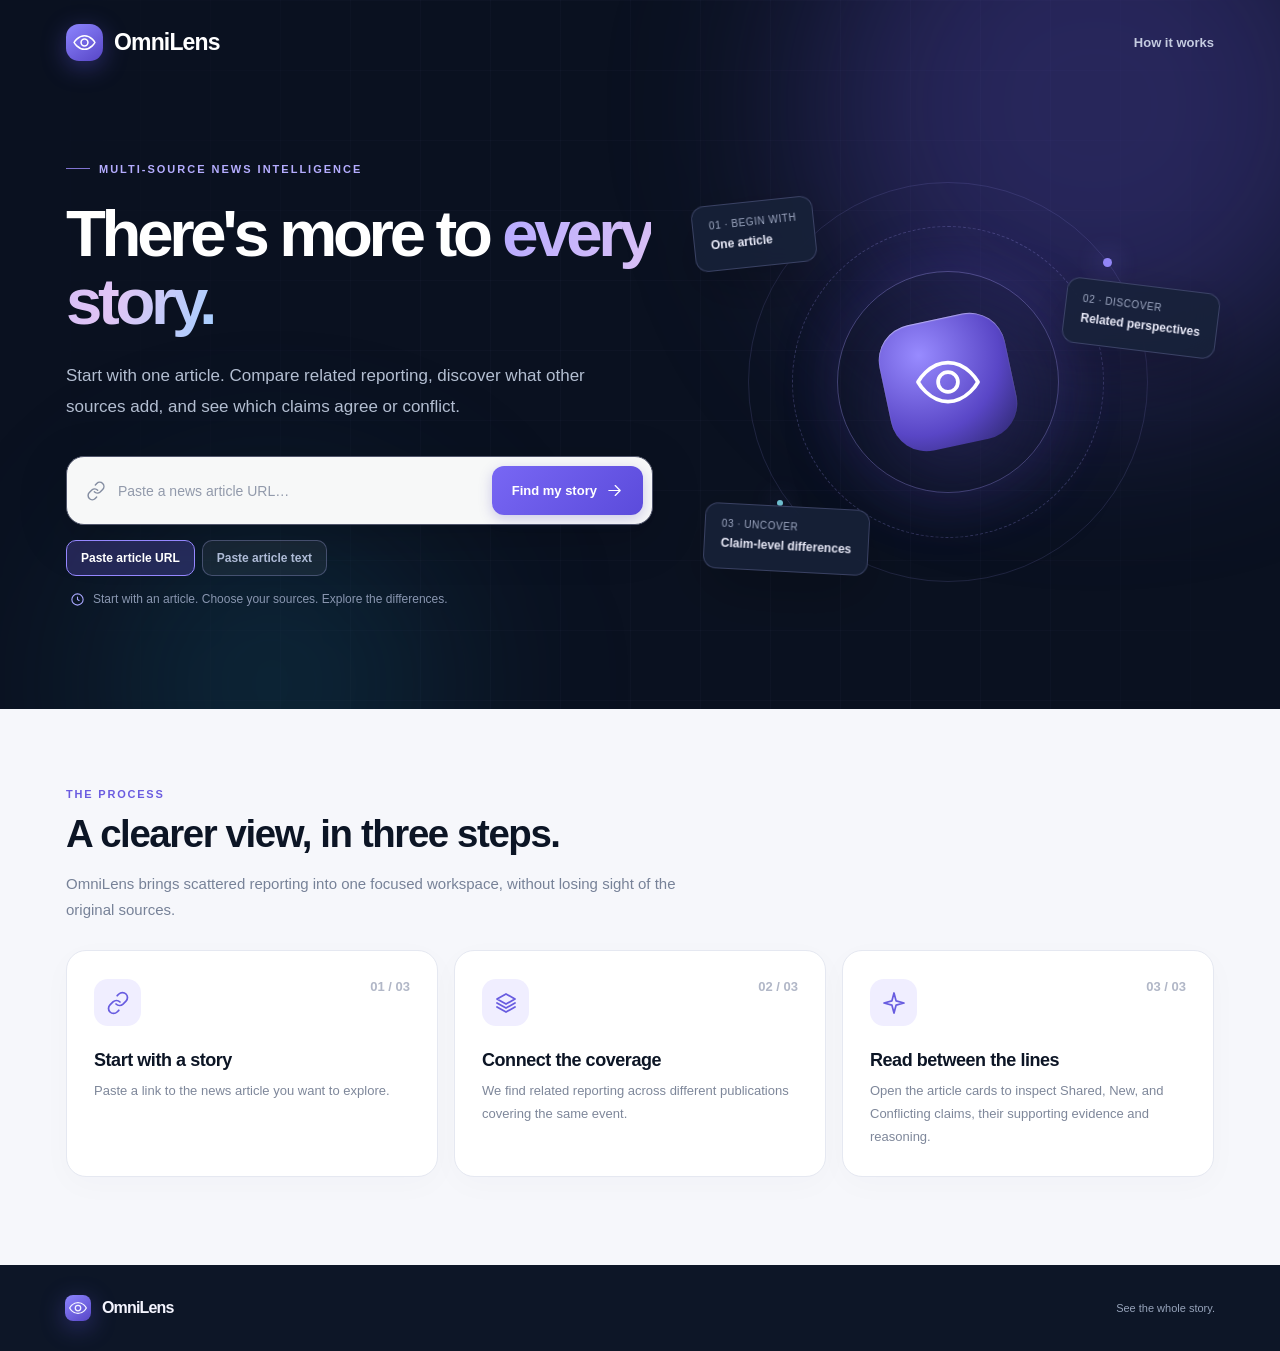
<file: backend/app/index.html>
<!DOCTYPE html>
<html lang="en">
<head>
  <meta charset="UTF-8" />
  <meta name="viewport" content="width=device-width, initial-scale=1" />
  <meta name="theme-color" content="#0b1220" />
  <meta name="description" content="OmniLens compares news coverage and classifies factual claims as shared, new, or conflicting." />
  <title>OmniLens · See the whole story</title>
  <style>
    :root {
      color-scheme: light;
      --ink: #0c1525;
      --subtle: #637087;
      --accent: #6659e8;
      --accent-dark: #4e42ce;
      --accent-soft: #f0eeff;
      --border: #e5e8f1;
      --white: #ffffff;
      --body: #f6f7fb;
      --radius-xl: 24px;
      --shadow: 0 18px 55px rgba(24, 32, 70, .075);
    }
    * { box-sizing: border-box; }
    html { scroll-behavior: smooth; }
    body { margin: 0; background: var(--body); color: var(--ink); font-family: -apple-system, BlinkMacSystemFont, "Segoe UI", Inter, Helvetica, Arial, sans-serif; -webkit-font-smoothing: antialiased; }
    button, input { font: inherit; }
    button { cursor: pointer; }
    a { color: inherit; }
    :focus-visible { outline: 3px solid #a6a0ff; outline-offset: 3px; }
    .hidden { display: none !important; }
    .sr-only { position: absolute; left: -10000px; width: 1px; height: 1px; overflow: hidden; }
    .icon { display: inline-block; width: 20px; height: 20px; flex: 0 0 auto; vertical-align: middle; stroke: currentColor; fill: none; stroke-width: 1.75; stroke-linecap: round; stroke-linejoin: round; }
    .icon.sm { width: 16px; height: 16px; }
    .icon.xs { width: 14px; height: 14px; }
    .icon.lg { width: 24px; height: 24px; }

    /* Navigation and landing */
    .dark-shell { position: relative; overflow: hidden; background: #0a1120; color: white; isolation: isolate; }
    .dark-shell:before { content: ""; position: absolute; inset: 0; z-index: -1; opacity: .3; background-image: linear-gradient(rgba(172,169,255,.085) 1px, transparent 1px), linear-gradient(90deg,rgba(172,169,255,.085) 1px, transparent 1px); background-size: 70px 70px; mask-image: linear-gradient(90deg, transparent, black 34%, black 80%, transparent); pointer-events: none; }
    .ambient { position: absolute; z-index: -1; pointer-events: none; border-radius: 50%; filter: blur(95px); }
    .ambient.one { width: 570px; height: 570px; top: -180px; right: -100px; background: rgba(94, 78, 200, .35); }
    .ambient.two { width: 340px; height: 340px; bottom: -145px; left: 8%; background: rgba(25, 125, 155, .2); }
    .nav { position: relative; z-index: 5; max-width: 1220px; margin: 0 auto; padding: 24px 36px; display: flex; align-items: center; justify-content: space-between; gap: 24px; }
    .brand { display: flex; gap: 11px; align-items: center; text-decoration: none; font-size: 23px; font-weight: 780; letter-spacing: -.85px; }
    .brand-mark { width: 37px; height: 37px; display: grid; place-items: center; border-radius: 13px; background: linear-gradient(145deg, #8d85ff, #5746c6); box-shadow: 0 6px 24px rgba(101, 89, 232, .38); }
    .brand-mark .icon { width: 25px; height: 25px; stroke-width: 1.5; }
    .nav-right { display: flex; align-items: center; gap: 27px; color: #c4cbe0; font-size: 13px; font-weight: 580; }
    .nav-right a { text-decoration: none; transition: color .2s; }
    .nav-right a:hover { color: #fff; }
    .nav-pill { color: #e7e5ff; display: inline-flex; align-items: center; gap: 7px; border: 1px solid rgba(153,151,255,.34); padding: 10px 14px; border-radius: 999px; background: rgba(110,105,197,.1); }
    .nav-pill:before { content: ""; width: 6px; height: 6px; border-radius: 50%; background: #b8b1ff; box-shadow: 0 0 0 3px rgba(168,158,255,.15); }
    .hero { max-width: 1220px; margin: 0 auto; min-height: 620px; padding: 70px 36px 100px; display: grid; grid-template-columns: 1.05fr .95fr; gap: 30px; align-items: center; }
    .eyebrow { display: inline-flex; align-items: center; gap: 9px; color: #b5adff; font-size: 11px; font-weight: 800; letter-spacing: 2px; text-transform: uppercase; }
    .eyebrow .line { width: 24px; height: 1px; background: #8073d1; }
    .hero h1 { max-width: 690px; font-size: clamp(48px, 5.1vw, 78px); line-height: 1.055; letter-spacing: -4.3px; font-weight: 720; margin: 25px 0 24px; }
    .hero h1 .gradient-text { background: linear-gradient(110deg, #b6aaff, #e1c5f4 65%, #a7cfff); -webkit-background-clip: text; background-clip: text; color: transparent; }
    .hero-copy { color: #b3bed1; font-size: 17px; line-height: 1.82; max-width: 560px; margin: 0 0 33px; }
    .hero-form { max-width: 635px; }
    .form-shell { display: flex; gap: 10px; align-items: center; padding: 9px; border: 1px solid #50556a; border-radius: 18px; background: rgba(255,255,255,.97); box-shadow: 0 12px 50px rgba(0,0,0,.18); }
    .url-input-wrap { display: flex; align-items: center; gap: 11px; color: #848da1; min-width: 0; padding: 0 10px; flex: 1; }
    #url { width: 100%; min-width: 0; padding: 13px 1px; color: #162137; font-size: 14px; border: none; background: transparent; outline: none; }
    #url::placeholder { color: #929aab; }
    .analyze-button { flex: 0 0 auto; border: 0; border-radius: 12px; display: inline-flex; align-items: center; justify-content: center; gap: 9px; padding: 16px 20px; background: linear-gradient(135deg, #7867f4, #5b4bdb); box-shadow: 0 4px 13px rgba(76,62,185,.25); color: #fff; font-size: 13px; font-weight: 780; transition: transform .2s, box-shadow .2s; }
    .analyze-button:hover { transform: translateY(-1px); box-shadow: 0 7px 19px rgba(76,62,185,.37); }
    .analyze-button:disabled { opacity: .75; transform: none; cursor: wait; }
    .analyze-button .icon { width: 17px; height: 17px; }
    .hint { display: flex; align-items: center; gap: 8px; color: #8996b0; font-size: 12px; margin: 14px 4px 0; line-height: 1.6; }
    .hint .icon { width: 15px; height: 15px; color: #a9a7ff; }
    .hero-visual { position: relative; min-height: 425px; display: grid; place-items: center; }
    .orbit { position: absolute; border: 1px solid rgba(166, 156, 251, .14); border-radius: 50%; aspect-ratio: 1; }
    .orbit.o1 { width: 400px; }
    .orbit.o2 { width: 312px; border-style: dashed; border-color: rgba(166,156,251,.25); }
    .orbit.o3 { width: 222px; border-color: rgba(166,156,251,.36); box-shadow: 0 0 68px rgba(108,85,241,.18); }
    .orbit-dot { position: absolute; border-radius: 50%; background: #9488fb; box-shadow: 0 0 25px #8176ed; }
    .orbit-dot.d1 { width: 9px; height: 9px; top: 88px; right: 102px; }
    .orbit-dot.d2 { width: 6px; height: 6px; bottom: 89px; left: 94px; background: #73c7d9; }
    .lens-core { width: 128px; height: 128px; background: radial-gradient(circle at 32% 25%, #988bff, #5946c6 62%, #2b2669); border-radius: 36px; display: grid; place-items: center; box-shadow: 0 25px 90px #3a327a89, inset 0 1px 1px #ffffff71; transform: rotate(-12deg); }
    .lens-core .icon { width: 72px; height: 72px; stroke-width: 1.25; transform: rotate(12deg); }
    .floating-note { position: absolute; border: 1px solid rgba(175,175,240,.24); background: rgba(23,33,57,.86); backdrop-filter: blur(15px); color: #e9eaf8; box-shadow: 0 20px 60px rgba(0,0,0,.24); border-radius: 13px; padding: 13px 16px; font-size: 12px; line-height: 1.45; }
    .floating-note strong { display: block; font-size: 12px; margin: 3px 0; }
    .floating-note span { display: block; color: #9fa9c3; font-size: 10px; letter-spacing: .6px; text-transform: uppercase; }
    .floating-note .mini-icon { display: inline-flex; align-items: center; justify-content: center; width: 29px; height: 29px; margin-right: 8px; border-radius: 8px; background: #493d8f; color: #c8c0ff; vertical-align: middle; }
    .floating-note.note-a { top: 31px; left: 10px; transform: rotate(-6deg); }
    .floating-note.note-b { top: 115px; right: -4px; transform: rotate(7deg); }
    .floating-note.note-c { bottom: 23px; left: 21px; transform: rotate(3deg); }
    .hero-end { background: #0d1728; border-top: 1px solid rgba(255,255,255,.065); }
    .hero-end-inner { max-width: 1220px; margin: auto; padding: 22px 36px; display: flex; justify-content: space-between; align-items: center; gap: 16px; color: #adb9cf; font-size: 12px; }
    .hero-end .features-mini { display: flex; align-items: center; gap: 26px; flex-wrap: wrap; }
    .mini-feature { display: inline-flex; align-items: center; gap: 7px; }
    .mini-feature .icon { color: #a89dff; width: 17px; height: 17px; }
    .method { max-width: 1220px; margin: 0 auto; padding: 79px 36px 88px; }
    .section-topline { color: #6b5ce0; font-size: 11px; font-weight: 810; letter-spacing: 1.8px; text-transform: uppercase; }
    .method h2 { margin: 12px 0 9px; letter-spacing: -1.4px; font-size: clamp(29px,3vw,39px); }
    .method-lead { font-size: 15px; color: #778298; max-width: 620px; line-height: 1.7; }
    .method-grid { margin-top: 28px; display: grid; grid-template-columns: repeat(3, 1fr); gap: 16px; }
    .method-card { background: white; border: 1px solid #e5e8f1; padding: 28px 27px 27px; border-radius: 20px; box-shadow: 0 8px 32px #15225006; transition: transform .2s, box-shadow .2s; }
    .method-card:hover { transform: translateY(-3px); box-shadow: 0 15px 40px #15225013; }
    .step-top { display: flex; justify-content: space-between; align-items: start; }
    .step-icon { width: 47px; height: 47px; display: grid; place-items: center; border-radius: 14px; background: #f0eeff; color: #685ce0; }
    .step-n { color: #b1b7c7; font-size: 13px; font-weight: 800; }
    .method-card h3 { font-size: 18px; letter-spacing: -.45px; margin: 24px 0 9px; }
    .method-card p { color: #7e879a; font-size: 13px; line-height: 1.75; margin: 0; }

    /* Working/status */
    .status-card { max-width: 800px; margin: 32px auto 0; padding: 21px 24px; border-radius: 17px; display: flex; gap: 15px; align-items: center; background: #fff; border: 1px solid #e4e4ff; box-shadow: var(--shadow); }
    .status-card .spin { color: #6659e8; animation: spin 1.1s linear infinite; }
    .status-title { font-size: 14px; font-weight: 760; }
    .status-detail { font-size: 12px; margin-top: 5px; color: #778298; line-height: 1.5; }
    .status-card.error { background: #fff8f8; border-color: #ffd9dc; }
    .status-card.error .spin { animation: none; color: #c34857; }
    .status-card.error .status-title { color: #a53d48; }
    @keyframes spin { to { transform: rotate(360deg); } }

    /* Analysis workspace */
    .workspace { background: #f7f8fc; padding: 72px 0 100px; border-top: 1px solid #edf0f5; }
    .workspace-inner { max-width: 1220px; margin: 0 auto; padding: 0 36px; }
    .result-kicker { display: inline-flex; align-items: center; gap: 9px; font-size: 11px; letter-spacing: 1.6px; color: #6055cf; font-weight: 820; text-transform: uppercase; }
    .result-kicker:before { content: ""; width: 8px; height: 8px; border-radius: 100%; background: #6cba9a; box-shadow: 0 0 0 4px #e3f5ed; }
    .results-title-row { display: flex; align-items: end; justify-content: space-between; gap: 20px; margin: 16px 0 30px; }
    .results-title-row h2 { margin: 0 0 7px; font-size: clamp(32px, 3.5vw, 46px); letter-spacing: -2.15px; }
    .results-title-row p { color: #778298; font-size: 14px; line-height: 1.6; margin: 0; }
    .button-secondary { display: inline-flex; align-items: center; gap: 9px; padding: 13px 17px; border: 1px solid #dcdfeb; border-radius: 12px; background: white; color: #222e44; font-size: 12px; font-weight: 720; white-space: nowrap; transition: background .15s, transform .15s; }
    .button-secondary:hover { background: #f7f6ff; transform: translateY(-1px); }
    .button-secondary .icon { width: 16px; height: 16px; }
    .reference-card { position: relative; overflow: hidden; padding: 30px 33px; background: #fff; border: 1px solid var(--border); border-radius: 21px; box-shadow: 0 10px 35px rgba(25,32,64,.04); }
    .reference-card:before { content: ""; position: absolute; top: 0; left: 0; right: 0; height: 3px; background: linear-gradient(90deg, #6a5bdf, #b8afff, #92d1d8); }
    .reference-top { display: flex; align-items: center; gap: 10px; color: #847ab4; text-transform: uppercase; letter-spacing: 1.5px; font-size: 10px; font-weight: 850; }
    .reference-top .icon { width: 17px; height: 17px; }
    .reference-title-row { display: flex; justify-content: space-between; align-items: end; gap: 20px; }
    .reference-title { font-family: Georgia, "Times New Roman", serif; font-size: clamp(23px, 2.55vw, 32px); letter-spacing: -.65px; font-weight: 600; line-height: 1.35; margin: 16px 0 11px; max-width: 790px; }
    .reference-meta { font-size: 12px; color: #8994a7; display: flex; gap: 10px; align-items: center; flex-wrap: wrap; }
    .reference-meta .dot { width: 3px; height: 3px; border-radius: 50%; background: #b9c0cb; }
    .reference-open { display: inline-flex; align-items: center; gap: 8px; color: #6255d7; text-decoration: none; font-weight: 700; font-size: 12px; white-space: nowrap; padding-bottom: 8px; }
    .reference-open:hover { text-decoration: underline; }
    .quick-stats { margin: 16px 0 29px; display: grid; grid-template-columns: repeat(3, 1fr); gap: 15px; }
    .stat { padding: 22px 25px; background: white; border: 1px solid var(--border); border-radius: 17px; display: flex; align-items: center; gap: 17px; }
    .stat-icon { width: 45px; height: 45px; border-radius: 13px; display: grid; place-items: center; background: #f0eeff; color: #6658df; }
    .stat:nth-child(2) .stat-icon { background: #edf8f8; color: #2d9296; }
    .stat:nth-child(3) .stat-icon { background: #fff6eb; color: #c68f41; }
    .stat-label { color: #8590a2; font-size: 11px; font-weight: 640; margin-bottom: 3px; }
    .stat-value { color: #172136; font-size: 26px; font-weight: 760; letter-spacing: -.95px; line-height: 1.25; }
    .stat-value.status-value { font-size: 16px; font-weight: 750; }
    .explorer-header { display: flex; justify-content: space-between; align-items: end; gap: 20px; margin-bottom: 20px; }
    .explorer-header h3 { font-size: 22px; letter-spacing: -.65px; margin: 0 0 5px; }
    .explorer-header p { font-size: 13px; color: #8994a7; margin: 0; }
    .explorer { display: grid; grid-template-columns: 305px 1fr; gap: 17px; align-items: start; }
    .source-panel, .claims-panel { background: white; border: 1px solid #e5e8f1; border-radius: 20px; overflow: hidden; box-shadow: 0 8px 30px rgba(29,36,64,.03); }
    .source-panel { position: sticky; top: 20px; }
    .panel-head { padding: 23px 24px 17px; border-bottom: 1px solid #eef0f5; }
    .panel-title { text-transform: uppercase; letter-spacing: 1.3px; color: #8993a6; font-size: 10px; font-weight: 820; }
    .source-list { padding: 12px; max-height: 640px; overflow-y: auto; }
    .source-option { display: flex; align-items: center; gap: 12px; padding: 13px 11px; width: 100%; text-align: left; border: 1px solid transparent; background: transparent; border-radius: 11px; color: #263248; margin-bottom: 4px; transition: background .15s, border-color .15s; }
    .source-option:hover { background: #f6f6fe; }
    .source-option.active { background: #f0eeff; border-color: #e6e2ff; color: #4236ac; }
    .source-symbol { width: 36px; height: 36px; border-radius: 10px; background: #eef1f7; display: grid; place-items: center; color: #78839b; font-weight: 780; font-size: 12px; flex: 0 0 auto; }
    .source-option.active .source-symbol { background: #ddd8ff; color: #5d4acb; }
    .source-copy { flex: 1; min-width: 0; }
    .source-name { font-size: 12px; font-weight: 710; white-space: nowrap; overflow: hidden; text-overflow: ellipsis; }
    .source-headline { font-size: 11px; color: #8b95a7; white-space: nowrap; overflow: hidden; text-overflow: ellipsis; margin-top: 3px; }
    .source-count { font-size: 10px; color: #7e879e; background: #f0f2f7; padding: 5px 8px; border-radius: 8px; font-weight: 750; flex: 0 0 auto; }
    .source-option.active .source-count { background: #dcd6ff; color: #5546ba; }
    .claims-top { border-bottom: 1px solid #edf0f5; padding: 22px 25px; }
    .claims-heading { display: flex; gap: 12px; justify-content: space-between; align-items: center; }
    .claims-heading h4 { font-size: 19px; letter-spacing: -.5px; margin: 0 0 5px; }
    .claims-caption { color: #8490a4; font-size: 12px; }
    .source-visit { display: inline-flex; align-items: center; gap: 6px; text-decoration: none; font-size: 11px; font-weight: 750; color: #6659d9; }
    .source-visit:hover { text-decoration: underline; }
    .claim-search-wrap { border: 1px solid #e6e9f1; border-radius: 11px; background: #f9fafc; display: flex; align-items: center; gap: 9px; margin-top: 20px; padding: 0 13px; color: #8490a3; }
    #claim-search { min-width: 0; width: 100%; border: 0; outline: none; background: transparent; color: #17243a; padding: 14px 0; font-size: 12px; }
    #claim-search::placeholder { color: #9aa4b3; }
    .claim-counter { flex: 0 0 auto; font-size: 11px; font-weight: 650; color: #a0a7b5; }
    .claim-list { padding: 0 25px; }
    .claim-row { padding: 17px 0 18px; display: grid; grid-template-columns: 72px 1fr 33px; align-items: start; gap: 17px; border-bottom: 1px solid #edf0f4; }
    .claim-row:last-child { border-bottom: 0; }
    .claim-index { font-size: 10px; color: #8576d9; font-weight: 790; padding-top: 4px; letter-spacing: .1px; font-variant-numeric: tabular-nums; overflow-wrap: anywhere; }
    .claim-text { font-size: 13px; line-height: 1.75; color: #344056; margin: 0; overflow-wrap: anywhere; }
    .claim-source { margin-top: 6px; font-size: 10px; color: #9aa4b5; }
    .copy-claim { border: 1px solid transparent; background: transparent; color: #9da5b5; width: 30px; height: 30px; display: grid; place-items: center; border-radius: 8px; }
    .copy-claim:hover { background: #f1eeff; color: #685ad8; }
    .load-more-wrap { padding: 20px 25px 24px; border-top: 1px solid #f0f1f5; display: flex; justify-content: center; }
    .load-more { border: 1px solid #dddff0; background: #fff; color: #6256d3; display: flex; align-items: center; gap: 9px; border-radius: 10px; padding: 12px 19px; font-size: 12px; font-weight: 760; }
    .load-more:hover { background: #f7f5ff; }
    .empty-result { padding: 55px 25px; color: #8993a4; font-size: 13px; text-align: center; line-height: 1.65; }
    .empty-result .icon { margin-bottom: 12px; color: #a39bdc; width: 29px; height: 29px; }
    .workspace-foot { color: #959eb0; font-size: 11px; text-align: center; margin: 31px auto 0; line-height: 1.65; }
    .footer { padding: 30px 36px; background: #0d1627; color: #96a3ba; }
    .footer-inner { max-width: 1150px; margin: 0 auto; display: flex; align-items: center; justify-content: space-between; gap: 15px; font-size: 11px; }
    .footer .brand { font-size: 16px; color: #f5f5ff; }
    .footer .brand-mark { width: 26px; height: 26px; border-radius: 8px; }
    .footer .brand-mark .icon { width: 20px; height: 20px; }
    .toast { position: fixed; z-index: 99; bottom: 24px; left: 50%; transform: translate(-50%, 30px); padding: 12px 18px; border-radius: 12px; color: #fff; background: #222b40; box-shadow: 0 10px 35px #111b326b; opacity: 0; pointer-events: none; transition: opacity .22s, transform .22s; font-size: 12px; font-weight: 690; }
    .toast.show { opacity: 1; transform: translate(-50%,0); }

    @media (max-width: 1030px) {
      .hero { grid-template-columns: 1fr .72fr; }
      .hero h1 { font-size: 59px; letter-spacing: -3px; }
      .hero-visual { transform: scale(.83); }
      .explorer { grid-template-columns: 255px 1fr; }
      .quick-stats { gap: 10px; }
      .stat { padding: 19px 16px; }
    }
    @media (max-width: 760px) {
      .nav { padding: 21px 22px; }
      .nav-right a:not(.nav-pill) { display: none; }
      .hero { min-height: auto; display: block; padding: 73px 22px 79px; }
      .hero h1 { font-size: clamp(46px,11vw,66px); letter-spacing: -2.5px; }
      .hero-copy { font-size: 15px; }
      .hero-visual { display: none; }
      .hero-end-inner { padding: 20px 22px; }
      .hero-end-inner > span { display: none; }
      .method { padding: 55px 22px 65px; }
      .method-grid { grid-template-columns: 1fr; }
      .method-card { padding: 22px; }
      .workspace { padding-top: 50px; }
      .workspace-inner { padding: 0 18px; }
      .quick-stats { grid-template-columns: repeat(2, 1fr); }
      .stat:nth-child(3) { grid-column: span 2; }
      .explorer { grid-template-columns: minmax(0,1fr); }
      .source-panel { position: static; }
      .source-list { display: flex; overflow-x: auto; padding: 10px; max-height: none; gap: 6px; }
      .source-option { min-width: 185px; max-width: 235px; margin: 0; }
      .source-headline { max-width: 126px; }
      .results-title-row { align-items: start; }
      .reference-title-row { display: block; }
      .reference-open { padding: 13px 0 0; }
      .footer { padding: 27px 22px; }
    }
    @media (max-width: 480px) {
      .nav-right .nav-pill { display: none; }
      .hero h1 { font-size: 44px; }
      .form-shell { flex-direction: column; align-items: stretch; padding: 9px; }
      .url-input-wrap { padding: 0 11px; }
      .analyze-button { width: 100%; }
      .hero-end .features-mini { gap: 11px 19px; }
      .results-title-row { flex-direction: column; }
      .reference-card { padding: 22px; }
      .quick-stats { grid-template-columns: 1fr 1fr; }
      .stat { gap: 8px; padding: 13px; }
      .stat-icon { width: 35px; height: 35px; border-radius: 10px; }
      .stat-icon .icon { width: 18px; }
      .stat-value { font-size: 22px; }
      .claims-top { padding: 20px 16px; }
      .claim-list { padding: 0 16px; }
      .claim-row { grid-template-columns: 65px 1fr 27px; gap: 9px; }
      .claim-text { font-size: 12px; }
      .footer-inner { flex-direction: column; align-items: start; }
    }
    @media (prefers-reduced-motion: reduce) { html { scroll-behavior: auto; } *,*:before,*:after { animation-duration: .01ms !important; transition-duration: .01ms !important; } }

    /* Classification workspace: preserve the original OmniLens brand */
    .demo-banner { border: 1px solid #e4c988; color: #755418; background: #fff7e1; border-radius: 11px; padding: 12px 16px; margin: 14px 0; font-size: 12px; font-weight: 700; }
    .export-actions { display: flex; align-items: center; flex-wrap: wrap; gap: 9px; }
    .label-overview { display: grid; grid-template-columns: repeat(3,minmax(0,1fr)); gap: 14px; margin: -6px 0 29px; }
    .overview-card { padding: 18px 21px; border-radius: 17px; border: 1px solid #e5e8f1; background: #fff; box-shadow: 0 8px 28px #15225005; display: flex; align-items: center; gap: 13px; }
    .overview-dot { width: 11px; height: 11px; border-radius: 50%; flex: 0 0 auto; background: var(--accent); box-shadow: 0 0 0 5px #f0eeff; }
    .overview-card.new .overview-dot { background: #459575; box-shadow: 0 0 0 5px #e4f6ef; }
    .overview-card.conflicting .overview-dot { background: #db757d; box-shadow: 0 0 0 5px #fff0f0; }
    .overview-card.shared .overview-dot { background: #7664d8; box-shadow: 0 0 0 5px #efeafd; }
    .overview-count { font-size: 27px; font-weight: 830; line-height: 1.15; letter-spacing: -.8px; }
    .overview-label { color: #7b879c; font-size: 12px; margin-top: 4px; }
    .explorer { grid-template-columns: minmax(0,1fr); gap: 19px; }
    .source-panel { position: static; }
    .source-panel-head { display: flex; justify-content: space-between; align-items: center; gap: 20px; }
    .source-panel-head p { color: #8490a2; font-size: 12px; margin: 7px 0 0; }
    .view-all-button { color: #6257d5; border: 1px solid #e7e3f5; border-radius: 10px; padding: 10px 14px; background: #f8f7ff; font-weight: 750; font-size: 12px; }
    .view-all-button:hover, .view-all-button.active { background: #ebe8ff; }
    .source-list { display: grid; grid-template-columns: repeat(3,minmax(0,1fr)); gap: 12px; overflow: visible; max-height: none; padding: 17px; }
    .source-option { display: flex; flex-direction: column; align-items: stretch; min-height: 168px; gap: 11px; margin: 0; padding: 17px; border: 1px solid #e5e8f0; background: #fff; border-radius: 15px; transition: border-color .2s, transform .2s, box-shadow .2s; }
    .source-option:hover { background: #fcfbff; border-color: #c9c0ff; transform: translateY(-2px); box-shadow: 0 8px 22px #6a60c014; }
    .source-option.active { background: #f6f4ff; border-color: #8e83f3; box-shadow: 0 0 0 2px #aaa1fc33; color: #352890; }
    .source-card-top { display: flex; justify-content: space-between; align-items: center; gap: 8px; }
    .source-symbol { font-size: 11px; font-weight: 800; height: 31px; width: 31px; border-radius: 9px; }
    .source-name { font-size: 12px; font-weight: 800; letter-spacing: -.1px; white-space: normal; }
    .source-headline { font-size: 13px; line-height: 1.5; font-weight: 720; color: #273146; overflow: hidden; display: -webkit-box; -webkit-line-clamp: 2; -webkit-box-orient: vertical; white-space: normal; margin: 0; flex: 1; }
    .source-option.active .source-headline { color: #342c78; }
    .article-count { color: #939bad; font-size: 11px; white-space: nowrap; }
    .source-labels { display: flex; gap: 5px; flex-wrap: wrap; }
    .label-chip { border: 1px solid transparent; border-radius: 8px; padding: 5px 8px; font-size: 10px; font-weight: 780; line-height: 1.2; white-space: nowrap; }
    .label-chip.new { color: #147352; background: #e8f8f0; }
    .label-chip.shared { color: #5945c1; background: #eeebff; }
    .label-chip.conflicting { color: #b24c56; background: #ffeff0; }
    .label-chip.unlabeled { color: #68768a; background: #eef1f5; }
    .source-empty { grid-column: 1/-1; color: #8390a5; padding: 25px; text-align: center; }
    .label-tabs { display: flex; gap: 8px; flex-wrap: wrap; padding: 16px 24px 0; }
    .label-tab { background: #f7f8fc; color: #68758b; border: 1px solid #e8eaf2; border-radius: 10px; padding: 9px 13px; font-weight: 760; font-size: 12px; display: inline-flex; gap: 8px; align-items: center; }
    .label-tab:hover { border-color: #cfc8f7; }
    .label-tab.active { color: #5342bd; background: #f0edff; border-color: #b9b0f8; }
    .label-tab.new.active { color: #157852; background: #e7f8ef; border-color: #b5e9d0; }
    .label-tab.conflicting.active { color: #b14756; background: #fff0f1; border-color: #f0c2c8; }
    .label-tab.shared.active { color: #5945c1; background: #eeebff; border-color: #c7bdf9; }
    .label-tab small { font-size: 10px; color: inherit; opacity: .8; }
    .claim-row { grid-template-columns: minmax(0,1fr) 32px; gap: 12px; border: 1px solid #e9eaf1; border-left: 3px solid #c8cee0; border-radius: 12px; margin: 14px 0; padding: 17px 17px 16px; background: #fff; }
    .claim-row.new { border-left-color: #3d9c77; }
    .claim-row.shared { border-left-color: #7b6be2; }
    .claim-row.conflicting { border-left-color: #df727b; }
    .claim-list { padding: 1px 24px 10px; }
    .claim-meta-row { display: flex; flex-wrap: wrap; gap: 8px; align-items: center; margin-bottom: 9px; }
    .claim-index { font-size: 10px; padding: 0; }
    .claim-confidence { font-size: 10px; color: #949fb2; margin-left: auto; }
    .claim-text { color: #253147; font-size: 13px; line-height: 1.65; font-weight: 560; }
    .claim-source { margin-top: 7px; }
    .claim-details { margin-top: 12px; border-top: 1px solid #edf0f5; padding-top: 10px; }
    .claim-details summary { color: #5c53ba; font-weight: 750; font-size: 11px; cursor: pointer; }
    .detail-item { margin-top: 12px; }
    .detail-item b { font-size: 10px; letter-spacing: .5px; text-transform: uppercase; display: block; color: #78849a; margin-bottom: 5px; }
    .detail-item p { font-size: 12px; color: #556174; line-height: 1.65; margin: 0; }
    .status-failed { color: #b95c62; font-size: 11px; margin: 8px 0 0; }
    @media(max-width:980px) { .source-list { grid-template-columns: repeat(2,minmax(0,1fr)); } }
    @media(max-width:760px) { .source-list { display: grid; grid-template-columns: 1fr; overflow: visible; max-height: none; gap: 9px; } .source-option { min-width: 0; max-width: none; min-height: 135px; } .source-headline { max-width: none; } .label-overview { grid-template-columns: repeat(3,minmax(0,1fr)); gap: 8px; } .overview-card { padding: 13px; } .overview-count { font-size: 21px; } .export-actions { width: 100%; } .claim-list { padding: 1px 15px 10px; } .label-tabs { padding: 15px 15px 0; } }
    @media(max-width:490px) { .label-overview { grid-template-columns: 1fr; } .overview-card { padding: 13px 17px; } .source-panel-head { align-items: start; } .claim-row { grid-template-columns: minmax(0,1fr) 30px; } .export-actions button { flex: 1; } }

    /* Guided workflow: same navy/violet OmniLens visual language */
    .entry-modes { display: flex; gap: 7px; margin: 15px 0 0; }
    .entry-mode { border: 1px solid rgba(176,174,241,.3); background: rgba(255,255,255,.055); border-radius: 10px; padding: 10px 14px; color: #aebbd6; font-weight: 720; font-size: 12px; }
    .entry-mode.active { border-color: #9587ff; background: rgba(113,94,229,.26); color: #fff; }
    .reference-text-wrap { margin-top: 14px; }
    .reference-text-wrap label { display:block; font-weight: 750; font-size: 12px; color:#e3ddff; margin: 0 0 8px; }
    .reference-text-wrap textarea { width:100%; resize:vertical; border-radius:13px; border:1px solid #595375; padding:14px; background:#131d31; color:#fff; font:inherit; font-size:13px; line-height:1.65; }
    .reference-text-wrap p {color:#a3acc3; font-size:11px; line-height:1.65;}
    .flow-step { padding:64px 25px 84px; background:linear-gradient(180deg,#f7f7fd,#f6f7fb); min-height:520px; }
    .flow-container { max-width:1000px; margin:0 auto; }
    .flow-container.flow-narrow {max-width:720px;}
    .flow-eyebrow {color:#6c5ade; font-size:11px; font-weight:850; letter-spacing:1.6px; margin:0 0 12px;}
    .flow-heading h2 {font-size:clamp(30px,4vw,44px); letter-spacing:-1.6px; margin:0 0 10px; line-height:1.15;}
    .flow-heading p {color:#738096; font-size:14px; line-height:1.7; margin:0 0 27px;}
    .flow-reference-card {max-width:760px; padding:30px 32px; border:1px solid #e5e5f1; border-radius:22px; background:#fff; box-shadow:var(--shadow);}
    .flow-reference-card h3 {font-size:clamp(21px,3vw,29px); line-height:1.3; letter-spacing:-.8px; margin:20px 0 9px;}
    .flow-meta {color:#7f8ba1; font-size:12px; font-weight:650; margin:0 0 14px;}
    .flow-excerpt {font-size:13px; line-height:1.8; color:#5f6c83; padding:15px 0; border-top:1px solid #edf0f5; border-bottom:1px solid #edf0f5; max-height:180px; overflow-y:auto;}
    .flow-link {display:inline-flex; align-items:center; gap:8px; color:#6556d6; font-size:12px; font-weight:750; text-decoration:none;}
    .flow-actions {display:flex; flex-wrap:wrap; align-items:center; gap:12px; margin-top:25px;}
    .flow-primary {display:inline-flex; align-items:center; gap:9px; border:0; color:white; background:linear-gradient(135deg,#7867f4,#5948d6); border-radius:11px; font-weight:770; font-size:13px; padding:14px 23px; box-shadow:0 5px 15px #5b4bdb30;}
    .flow-primary:hover {filter:brightness(1.06); transform:translateY(-1px);}
    .flow-primary:disabled {background:#b9bdd1;cursor:not-allowed;box-shadow:none;transform:none;}
    .flow-reference-mini {background:#edeeff; border:1px solid #e0ddf8; border-radius:14px; padding:17px 19px; display:flex; justify-content:space-between; align-items:center; color:#6252cc; gap:15px; }
    .flow-reference-mini span {display:block; font-size:10px; font-weight:850; letter-spacing:1px; margin-bottom:7px;}
    .flow-reference-mini strong {display:block; color:#26314b; font-size:13px; line-height:1.4;}
    .flow-reference-mini small {display:block;color:#7983a2; margin-top:5px;}
    .picker-toolbar {display:flex; justify-content:space-between; align-items:center; gap:12px; margin:23px 0 12px;}
    .picker-toolbar strong {font-size:13px; font-weight:760;color:#29334b;}
    .picker-toolbar>div {display:flex; gap:15px;}
    .text-action {color:#6454d8;border:0;background:transparent;font-weight:760;font-size:12px;}
    .text-action:hover {text-decoration:underline;}
    .picker-list {display:grid;grid-template-columns:repeat(2,minmax(0,1fr));gap:13px;}
    .picker-card {display:block; position:relative; cursor:pointer; min-height:165px; border:1px solid #e2e6f1; border-radius:17px; background:white; padding:18px; box-shadow:0 6px 24px #0c15250a; transition:border-color .15s,box-shadow .15s,transform .15s;}
    .picker-card:hover {border-color:#aea5ef;transform:translateY(-2px);}
    .picker-card.selected {background:#faf9ff;border-color:#9d90ff;box-shadow:0 0 0 2px #a99cfa26;}
    .picker-card-head {display:flex; justify-content:space-between; align-items:center; gap:8px; margin:0 0 14px;}
    .picker-card-head strong {font-size:11px; color:#6858d2; text-transform:uppercase; letter-spacing:.6px;}
    .picker-card-head input {accent-color:#6659e8;width:18px;height:18px;flex:0 0 auto;}
    .picker-card h3 {font-size:15px;line-height:1.5;letter-spacing:-.3px; margin:0 0 12px; color:#222c42;}
    .picker-card-footer {display:flex;align-items:center;justify-content:space-between;gap:7px;flex-wrap:wrap;color:#8692a4;font-size:11px;}
    .picker-card-footer a {color:#6758d9;text-decoration:none;font-weight:760;}
    .flow-helper {color:#8a94a7;font-size:12px;line-height:1.65;margin-top:20px;}
    .flow-progress-card {border:1px solid #e4e5f3;border-radius:22px;background:#fff;box-shadow:var(--shadow);padding:30px;}
    .progress-top {display:flex;gap:15px;align-items:center;}
    .progress-top strong {font-size:16px;color:#273049;}
    .progress-top p {font-size:12px;color:#79869b;margin:6px 0 0;}
    .progress-pulse {width:19px;height:19px;flex:0 0 auto;border:4px solid #c4bafd;border-top-color:#6958e8;border-radius:50%;animation:progressspin .9s linear infinite;}
    @keyframes progressspin {to {transform:rotate(360deg)}}
    .progress-track {margin:28px 0 22px;background:#eeeff7;height:8px;overflow:hidden;border-radius:999px;}
    #progress-fill {background:linear-gradient(90deg,#6957e9,#b4a3ff);width:8%;height:100%;border-radius:999px;transition:width .35s;}
    .progress-stages {padding:0;list-style:none;display:grid;gap:10px;}
    .progress-stages li {font-size:13px;color:#a0a9b8;padding:12px 15px 12px 42px; border-radius:11px; background:#f8f9fc; position:relative;}
    .progress-stages li:before {content:'○';position:absolute;left:16px;font-size:15px;top:10px;}
    .progress-stages li.current {background:#f0edff;color:#5749cb;font-weight:760;}
    .progress-stages li.current:before {content:'●';}
    .progress-stages li.done {color:#277d66;background:#f0faf5;}
    .progress-stages li.done:before {content:'✓';}
    @media(max-width:700px) {.flow-step{padding:46px 18px 65px;}.flow-reference-card{padding:23px;}.picker-list{grid-template-columns:1fr;}.picker-card{min-height:unset;}.flow-actions>*{flex:1;justify-content:center;}.picker-toolbar{align-items:flex-start;}.flow-progress-card{padding:22px;}}

    .export-choice {display:grid;grid-template-columns:48px 1fr auto;align-items:center;gap:18px;background:white;border:1px solid #e5e8f1;border-radius:18px;padding:22px;margin-bottom:13px;box-shadow:0 8px 25px #17224208;}
    .export-choice-icon {display:grid;place-items:center;width:44px;height:44px;border-radius:13px;color:#6657df;background:#eeedff;}
    .export-choice-icon.new {color:#26856b;background:#e7f8ee;}
    .export-choice h3 {font-size:15px;letter-spacing:-.3px;margin:0 0 6px;color:#253149;}
    .export-choice p {margin:0;color:#818da0;line-height:1.6;font-size:12px;}
    .export-choice .flow-primary, .export-choice .button-secondary {white-space:nowrap;}
    @media(max-width:700px){.export-choice{grid-template-columns:42px 1fr;gap:12px;}.export-choice button{grid-column:1/-1;justify-content:center;}}
  </style>
</head>
<body>
  <svg aria-hidden="true" style="position:absolute;width:0;height:0;overflow:hidden" xmlns="http://www.w3.org/2000/svg">
    <symbol id="i-eye" viewBox="0 0 24 24"><path d="M2 12s3.5-6.5 10-6.5S22 12 22 12s-3.5 6.5-10 6.5S2 12 2 12Z"/><circle cx="12" cy="12" r="3.3"/></symbol>
    <symbol id="i-arrow-right" viewBox="0 0 24 24"><path d="M4 12h16m-7-7 7 7-7 7"/></symbol>
    <symbol id="i-link" viewBox="0 0 24 24"><path d="M10 13a5 5 0 0 0 7 .1l3-3a5 5 0 0 0-7.1-7.1l-1.7 1.7M14 11a5 5 0 0 0-7-.1l-3 3a5 5 0 0 0 7.1 7.1l1.7-1.7"/></symbol>
    <symbol id="i-layers" viewBox="0 0 24 24"><path d="m12 3 9 5-9 5-9-5 9-5Zm-9 9 9 5 9-5M3 16l9 5 9-5"/></symbol>
    <symbol id="i-file-text" viewBox="0 0 24 24"><path d="M14 2H6a2 2 0 0 0-2 2v16a2 2 0 0 0 2 2h12a2 2 0 0 0 2-2V8l-6-6Z"/><path d="M14 2v6h6M8 13h8M8 17h8"/></symbol>
    <symbol id="i-search" viewBox="0 0 24 24"><circle cx="10.7" cy="10.7" r="7.2"/><path d="m16.3 16.3 4.4 4.4"/></symbol>
    <symbol id="i-download" viewBox="0 0 24 24"><path d="M12 3v12m-5-5 5 5 5-5M4 17v3h16v-3"/></symbol>
    <symbol id="i-external" viewBox="0 0 24 24"><path d="M14 4h6v6m0-6-9 9"/><path d="M20 13v6a1 1 0 0 1-1 1H5a1 1 0 0 1-1-1V5a1 1 0 0 1 1-1h6"/></symbol>
    <symbol id="i-spark" viewBox="0 0 24 24"><path d="m12 2 2.1 7.9L22 12l-7.9 2.1L12 22l-2.1-7.9L2 12l7.9-2.1L12 2Z"/></symbol>
    <symbol id="i-check" viewBox="0 0 24 24"><path d="m4 12 5 5L20 6"/></symbol>
    <symbol id="i-circle" viewBox="0 0 24 24"><circle cx="12" cy="12" r="9"/><path d="M12 8v4l2.5 1.5"/></symbol>
    <symbol id="i-copy" viewBox="0 0 24 24"><rect x="8" y="8" width="12" height="12" rx="2"/><path d="M16 8V6a2 2 0 0 0-2-2H6a2 2 0 0 0-2 2v8a2 2 0 0 0 2 2h2"/></symbol>
    <symbol id="i-chevron" viewBox="0 0 24 24"><path d="m6 9 6 6 6-6"/></symbol>
    <symbol id="i-loader" viewBox="0 0 24 24"><path d="M12 2a10 10 0 1 0 10 10"/></symbol>
    <symbol id="i-retry" viewBox="0 0 24 24"><path d="M3 12a9 9 0 1 0 3-6.7L3 8"/><path d="M3 3v5h5"/></symbol>
  </svg>

  <div class="dark-shell" id="top">
    <div class="ambient one"></div><div class="ambient two"></div>
    <header class="nav">
      <a class="brand" href="#top" aria-label="OmniLens home"><span class="brand-mark"><svg class="icon"><use href="#i-eye"/></svg></span>OmniLens</a>
      <nav class="nav-right" aria-label="Main navigation"><a href="#how-it-works">How it works</a><a href="#workspace" id="nav-results" class="hidden">Results</a></nav>
    </header>
    <main class="hero">
      <div>
        <div class="eyebrow"><span class="line"></span> MULTI-SOURCE NEWS INTELLIGENCE</div>
        <h1>There's more to <span class="gradient-text">every story.</span></h1>
        <p class="hero-copy">Start with one article. Compare related reporting, discover what other sources add, and see which claims agree or conflict.</p>
        <form class="hero-form" id="form">
          <label class="sr-only" for="url">News article URL</label>
          <div class="form-shell">
            <div class="url-input-wrap"><svg class="icon"><use href="#i-link"/></svg><input id="url" type="url" inputmode="url" placeholder="Paste a news article URL…" autocomplete="url" required aria-describedby="url-hint" /></div>
            <button type="submit" class="analyze-button" id="analyze">Find my story <svg class="icon"><use href="#i-arrow-right"/></svg></button>
          </div>
          <div class="entry-modes" role="group" aria-label="Reference input mode">
              <button type="button" id="mode-url" class="entry-mode active" aria-pressed="true">Paste article URL</button>
              <button type="button" id="mode-text" class="entry-mode" aria-pressed="false">Paste article text</button>
            </div>
            <div class="reference-text-wrap hidden" id="reference-text-wrap"><label for="reference-text">Reference article text</label><textarea id="reference-text" rows="5" placeholder="Paste the article body here. Include a source URL above so OmniLens can find its related news event."></textarea><p>Article text replaces the fetched body for comparison. A public URL is still required for news discovery.</p></div>
          <p class="hint" id="url-hint"><svg class="icon"><use href="#i-circle"/></svg>Start with an article. Choose your sources. Explore the differences.</p>
        </form>
      </div>
      <div class="hero-visual" aria-hidden="true">
        <div class="orbit o1"></div><div class="orbit o2"></div><div class="orbit o3"></div><span class="orbit-dot d1"></span><span class="orbit-dot d2"></span>
        <div class="lens-core"><svg class="icon"><use href="#i-eye"/></svg></div>
        <div class="floating-note note-a"><span>01 · Begin with</span><strong>One article</strong></div>
        <div class="floating-note note-b"><span>02 · Discover</span><strong>Related perspectives</strong></div>
        <div class="floating-note note-c"><span>03 · Uncover</span><strong>Claim-level differences</strong></div>
      </div>
    </main>
  </div>

  <div id="status" class="status-card hidden" role="status" aria-live="polite">
    <svg id="status-icon" class="icon lg spin"><use href="#i-loader"/></svg><div><div id="status-title" class="status-title">Analyzing your story</div><div id="status-detail" class="status-detail">Discovering related coverage and extracting claims…</div></div>
  </div>

  <section class="flow-step hidden" id="step-confirm" aria-labelledby="confirm-heading">
    <div class="flow-container"><div class="flow-eyebrow">STEP 02 / 05 · CONFIRM REFERENCE</div><div class="flow-heading"><h2 id="confirm-heading">Is this the right story?</h2><p>Review your starting article.</p></div>
    <div class="flow-reference-card"><div class="reference-top"><svg class="icon"><use href="#i-file-text"/></svg> YOUR REFERENCE ARTICLE</div><h3 id="confirm-title"></h3><p id="confirm-meta" class="flow-meta"></p><p id="confirm-excerpt" class="flow-excerpt"></p><a id="confirm-link" target="_blank" rel="noopener noreferrer" class="flow-link">Open source article <svg class="icon sm"><use href="#i-external"/></svg></a></div>
    <div class="flow-actions"><button type="button" class="button-secondary" id="change-reference">Change article</button><button type="button" class="flow-primary" id="confirm-reference">Yes, find related coverage <svg class="icon sm"><use href="#i-arrow-right"/></svg></button></div>
    </div>
  </section>

  <section class="flow-step hidden" id="step-pick" aria-labelledby="pick-heading">
    <div class="flow-container"><div class="flow-eyebrow">STEP 03 / 05 · CHOOSE SOURCES</div><div class="flow-heading"><h2 id="pick-heading">Choose the voices to compare.</h2><p>Select the articles you want to compare.</p></div>
    <div class="flow-reference-mini"><div><span>YOUR REFERENCE</span><strong id="pick-reference-title"></strong><small id="pick-reference-source"></small></div><svg class="icon lg"><use href="#i-check"/></svg></div>
    <div class="picker-toolbar"><strong id="picker-count">0 articles selected</strong><div><button type="button" class="text-action" id="select-all">Select all</button><button type="button" class="text-action" id="clear-all">Clear all</button></div></div>
    <div id="picker-list" class="picker-list"></div>
    <div class="flow-actions"><button type="button" class="button-secondary" id="back-to-confirm">Back</button><button type="button" id="compare-selected" class="flow-primary">Compare selected articles <svg class="icon sm"><use href="#i-arrow-right"/></svg></button></div>
    
    </div>
  </section>

  <section class="flow-step hidden" id="step-progress" aria-labelledby="progress-heading">
    <div class="flow-container flow-narrow"><div class="flow-eyebrow">STEP 04 / 05 · ANALYSIS</div><div class="flow-heading"><h2 id="progress-heading">Reading between the lines.</h2><p>Comparing your selected articles.</p></div>
    <div class="flow-progress-card"><div class="progress-top"><span class="progress-pulse"></span><div><strong id="progress-current">Preparing your comparison</strong><p id="progress-detail">Starting…</p></div></div><div class="progress-track"><div id="progress-fill"></div></div><ol id="progress-stages" class="progress-stages"><li data-stage="preparing">Preparing articles</li><li data-stage="extracting">Extracting claims</li><li data-stage="classifying">Comparing claims</li><li data-stage="organizing">Organizing classified results</li></ol></div></div>
  </section>

  <section class="workspace hidden" id="workspace" aria-labelledby="workspace-title">
    <div class="workspace-inner">
      <div class="result-kicker">STEP 05 / 05 · ANALYSIS COMPLETE</div>
      <div id="demo-banner" class="demo-banner hidden">DESIGN PREVIEW · Example results only. No backend analysis was performed.</div>
      <div class="results-title-row"><div><h2 id="workspace-title">Your coverage brief.</h2><p>Compare what each source reports.</p></div><div class="export-actions"><button id="open-export" type="button" class="flow-primary"><svg class="icon sm"><use href="#i-download"/></svg> Export results</button></div></div>
      <section class="reference-card" aria-label="Reference article">
        <div class="reference-top"><svg class="icon"><use href="#i-file-text"/></svg> Your starting article</div>
        <div class="reference-title-row"><div><h3 id="reference-title" class="reference-title"></h3><div id="reference-meta" class="reference-meta"></div></div><a id="reference-open" class="reference-open hidden" target="_blank" rel="noopener noreferrer">View original <svg class="icon sm"><use href="#i-external"/></svg></a></div>
      </section>
      <div class="quick-stats">
        <div class="stat"><span class="stat-icon"><svg class="icon lg"><use href="#i-layers"/></svg></span><div><div class="stat-label">Related articles</div><div class="stat-value" id="stat-articles">—</div></div></div>
        <div class="stat"><span class="stat-icon"><svg class="icon lg"><use href="#i-file-text"/></svg></span><div><div class="stat-label">Extracted claims</div><div class="stat-value" id="stat-claims">—</div></div></div>
        <div class="stat"><span class="stat-icon"><svg class="icon lg"><use href="#i-check"/></svg></span><div><div class="stat-label">Processing</div><div class="stat-value status-value" id="stat-processed">—</div></div></div>
      </div>
      <section id="label-overview" class="label-overview" aria-label="Claim classification overview"></section>
      <div class="explorer-header"><div><h3>Compare related articles</h3><p>Choose an article to explore its claims.</p></div><button type="button" id="back-to-picker" class="button-secondary">Change sources</button><button type="button" id="new-search" class="button-secondary"><svg class="icon"><use href="#i-retry"/></svg> New analysis</button></div>
      <div class="explorer">
        <section class="source-panel" aria-label="Related article sources">
          <div class="panel-head source-panel-head"><div><div class="panel-title">RELATED COVERAGE</div></div><button type="button" class="view-all-button" id="view-all">View all articles</button></div>
          <div id="source-list" class="source-list"></div>
        </section>
        <section class="claims-panel" id="claims-panel" aria-label="Classified claims">
          <div class="claims-top"><div class="claims-heading"><div><h4 id="claims-heading">All extracted claims</h4><div id="claims-caption" class="claims-caption"></div></div><a id="source-visit" class="source-visit hidden" target="_blank" rel="noopener noreferrer">Read source <svg class="icon sm"><use href="#i-external"/></svg></a></div><label for="claim-search" class="sr-only">Search extracted claims</label><div class="claim-search-wrap"><svg class="icon sm"><use href="#i-search"/></svg><input id="claim-search" type="search" placeholder="Search claims by keyword…" autocomplete="off" /><span id="claim-counter" class="claim-counter"></span></div></div>
          <div id="label-tabs" class="label-tabs" role="group" aria-label="Filter claims by classification"></div>
          <div id="claim-list" class="claim-list"></div>
          <div class="load-more-wrap hidden" id="load-more-wrap"><button class="load-more" id="load-more" type="button">Show more claims <svg class="icon sm"><use href="#i-chevron"/></svg></button></div>
        </section>
      </div>
      
    </div>
  </section>

  <section class="flow-step hidden" id="step-export" aria-labelledby="export-heading">
    <div class="flow-container flow-narrow"><div class="flow-eyebrow">YOUR RESEARCH · EXPORT</div><div class="flow-heading"><h2 id="export-heading">Take the results with you.</h2><p>Choose how you want to save your results.</p></div>
    <div class="export-choice"><div class="export-choice-icon new"><svg class="icon lg"><use href="#i-spark"/></svg></div><div><h3>New and Conflicting claims</h3><p>Only New and Conflicting claims.</p></div><button id="download-priority" type="button" class="flow-primary">Download CSV</button></div>
    <div class="export-choice"><div class="export-choice-icon"><svg class="icon lg"><use href="#i-layers"/></svg></div><div><h3>All classifications</h3><p>All claims, labels, and supporting details.</p></div><button id="download-csv" type="button" class="button-secondary">Download CSV</button></div>
    <div class="export-choice"><div class="export-choice-icon"><svg class="icon lg"><use href="#i-file-text"/></svg></div><div><h3>Complete JSON response</h3><p>Full results in JSON format.</p></div><button id="download" type="button" class="button-secondary">Download JSON</button></div>
    <div class="flow-actions"><button type="button" class="button-secondary" id="back-to-results">Back to results</button><button type="button" class="flow-primary" id="export-new-analysis">Start another comparison <svg class="icon sm"><use href="#i-arrow-right"/></svg></button></div>
    </div>
  </section>

  <section class="method" id="how-it-works" aria-labelledby="method-title">
    <div class="section-topline">The process</div><h2 id="method-title">A clearer view, in three steps.</h2><p class="method-lead">OmniLens brings scattered reporting into one focused workspace, without losing sight of the original sources.</p>
    <div class="method-grid">
      <article class="method-card"><div class="step-top"><span class="step-icon"><svg class="icon lg"><use href="#i-link"/></svg></span><span class="step-n">01 / 03</span></div><h3>Start with a story</h3><p>Paste a link to the news article you want to explore.</p></article>
      <article class="method-card"><div class="step-top"><span class="step-icon"><svg class="icon lg"><use href="#i-layers"/></svg></span><span class="step-n">02 / 03</span></div><h3>Connect the coverage</h3><p>We find related reporting across different publications covering the same event.</p></article>
      <article class="method-card"><div class="step-top"><span class="step-icon"><svg class="icon lg"><use href="#i-spark"/></svg></span><span class="step-n">03 / 03</span></div><h3>Read between the lines</h3><p>Open the article cards to inspect Shared, New, and Conflicting claims, their supporting evidence and reasoning.</p></article>
    </div>
  </section>
  <footer class="footer"><div class="footer-inner"><a class="brand" href="#top"><span class="brand-mark"><svg class="icon"><use href="#i-eye"/></svg></span>OmniLens</a><span>See the whole story.</span></div></footer>
  <div id="toast" class="toast" role="status" aria-live="polite">Copied to clipboard</div>

  <script>
    "use strict";
    const $ = id => document.getElementById(id);
    const state = { data: null, active: null, filter: "ALL", query: "", visible: 10, requestInFlight: false, demo: false };
    const LABELS = ["NEW", "CONFLICTING", "SHARED"];
    const LABEL_NAMES = { NEW: "New", CONFLICTING: "Conflicting", SHARED: "Shared", NONE: "Not labeled" };
    const PAGE_SIZE = 10;
    let statusInterval = null, toastTimeout = null;

    function icon(name, cls="icon") {
      const svg = document.createElementNS("http://www.w3.org/2000/svg", "svg");
      svg.setAttribute("class", cls); svg.setAttribute("aria-hidden", "true");
      const use = document.createElementNS("http://www.w3.org/2000/svg", "use"); use.setAttribute("href", "#i-"+name);
      svg.append(use); return svg;
    }
    function el(tag, className, text) {
      const out = document.createElement(tag); if (className) out.className=className;
      if (text !== undefined && text !== null) out.textContent=String(text); return out;
    }
    function safeUrl(raw) { try { const x=new URL(raw); return ["http:","https:"].includes(x.protocol) ? x.href : null; } catch (_) { return null; } }
    function domain(raw) { try { return new URL(raw).hostname.replace(/^www\./,""); } catch (_) { return "News source"; } }
    function articleName(a) { return a.publisher || domain(a.url || ""); }
    function articles() { return Array.isArray(state.data?.candidate_articles) ? state.data.candidate_articles : []; }
    function claimsFor(a) { return Array.isArray(a?.claims) ? a.claims : []; }
    function labelOf(c) { return LABELS.includes(c?.label) ? c.label : "NONE"; }
    function countsFor(cs) { const obj={ NEW:0, CONFLICTING:0, SHARED:0, NONE:0 }; cs.forEach(c=>obj[labelOf(c)]++); return obj; }
    function allClaims() { return articles().flatMap(a=>claimsFor(a)); }
    function selectedArticle() { return state.active === null ? null : articles()[state.active] || null; }
    function showToast(msg) { const n=$("toast"); n.textContent=msg; n.classList.add("show"); clearTimeout(toastTimeout); toastTimeout=setTimeout(()=>n.classList.remove("show"),2600); }
    function showStatus(title,detail,isError=false) { $("status").classList.remove("hidden"); $("status").classList.toggle("error",isError); $("status-title").textContent=title; $("status-detail").textContent=detail; const use=$("status-icon").querySelector("use"); if (use) use.setAttribute("href",isError?"#i-circle":"#i-loader"); }
    function hideStatus() { $("status").classList.add("hidden"); clearInterval(statusInterval); statusInterval=null; }
    function startStatus() {
      const messages=[
        "Finding reporting related to your reference article…",
        "Extracting claims from related coverage…",
        "Comparing claims across sources…",
        "Organizing your results…"
      ]; let idx=0; showStatus("Comparing coverage",messages[0]); clearInterval(statusInterval);
      statusInterval=setInterval(()=>{ idx=(idx+1)%messages.length; $("status-detail").textContent=messages[idx]; },10000);
    }
    function setBusy(flag) { state.requestInFlight=flag; $("analyze").disabled=flag; $("url").readOnly=flag; $("analyze").replaceChildren(document.createTextNode(flag?"Finding… ":"Find my story "),icon(flag?"loader":"arrow-right")); if(flag) $("analyze").querySelector("svg").classList.add("spin"); }

    function renderSummary() {
      const data=state.data, ref=data.reference_article||{}, aa=articles();
      $("reference-title").textContent=ref.title || "Untitled reference article";
      const meta=$("reference-meta"); meta.replaceChildren(el("span","",articleName(ref)));
      if(ref.published_at){const d=new Date(ref.published_at);if(!isNaN(d)) meta.append(el("span","dot"),el("span","",d.toLocaleDateString(undefined,{year:"numeric",month:"short",day:"numeric"})));}
      const refURL=safeUrl(ref.url); $("reference-open").classList.toggle("hidden",!refURL); if(refURL) $("reference-open").href=refURL;
      $("stat-articles").textContent=String(data.summary?.articles_found??aa.length);
      $("stat-claims").textContent=String(data.summary?.total_claims??allClaims().length);
      $("stat-processed").textContent=`${data.summary?.labeled_claims??allClaims().filter(c=>labelOf(c)!=="NONE").length} labeled`;
      const overall=countsFor(allClaims()), panel=$("label-overview"); panel.replaceChildren();
      for(const name of ["NEW","CONFLICTING","SHARED"]){
        const card=el("div","overview-card "+name.toLowerCase());
        const description=el("div",""); description.append(el("div","overview-count",overall[name]),el("div","overview-label",name=== "NEW" ? "New to the reference" : name=== "SHARED" ? "Shared with reference" : "Conflicting with reference"));
        card.append(el("span","overview-dot"),description); panel.append(card);
      }
    }

    function setArticle(index) {
      state.active=index; state.filter="ALL"; state.visible=PAGE_SIZE; state.query="";
      $("claim-search").value=""; renderSources(); renderClaims();
      if(window.innerWidth<761) $("claims-panel").scrollIntoView({behavior:"smooth",block:"start"});
    }
    function renderSources() {
      const panel=$("source-list"); panel.replaceChildren();
      $("view-all").classList.toggle("active", state.active===null);
      $("view-all").setAttribute("aria-pressed",String(state.active===null));
      const aa=articles();
      if(!aa.length){panel.append(el("div","source-empty","No related articles were returned."));return;}
      aa.forEach((article,idx)=>{
        const counts=countsFor(claimsFor(article)), active=state.active===idx;
        const b=el("button","source-option"+(active?" active":"")); b.type="button"; b.setAttribute("aria-pressed",String(active));
        b.setAttribute("aria-label",`Show claims for ${article.title||articleName(article)}`);
        const top=el("div","source-card-top");
        const left=el("div","source-card-top"); left.append(el("span","source-symbol",String(idx+1).padStart(2,"0")),el("span","source-name",articleName(article)));
        top.append(left,el("span","article-count",`${claimsFor(article).length} claims`));
        const title=el("div","source-headline",article.title||"Untitled article");
        const chips=el("div","source-labels");
        for(const label of LABELS){chips.append(el("span","label-chip "+label.toLowerCase(),`${LABEL_NAMES[label]} ${counts[label]}`));}
        if(counts.NONE) chips.append(el("span","label-chip unlabeled",`Unlabeled ${counts.NONE}`));
        b.append(top,title,chips); b.addEventListener("click",()=>setArticle(idx)); panel.append(b);
      });
    }

    function filteredEntries() {
      const source=selectedArticle(), list=[];
      articles().forEach((a,ai)=>{
        if(source&&a!==source)return;
        claimsFor(a).forEach((claim,ci)=>{
          if(typeof claim==='string')claim={text:claim};
          if(!claim||!String(claim.text||"").trim())return;
          const entry={...claim, claim_id:claim.claim_id||`A${String(ai+1).padStart(3,"0")}_C${String(ci+1).padStart(3,"0")}`, source:articleName(a), article_title:a.title||"", article_url:a.url||""};
          if(state.filter!=="ALL"&&labelOf(entry)!==state.filter)return;
          const q=state.query.trim().toLocaleLowerCase();
          if(q&&![entry.text,entry.claim_id,entry.source,entry.article_title,entry.reference_evidence,entry.explanation].some(v=>String(v||"").toLocaleLowerCase().includes(q))) return;
          list.push(entry);
        });
      }); return list;
    }
    function renderTabs() {
      const cs=selectedArticle()?claimsFor(selectedArticle()):allClaims(), counts=countsFor(cs), target=$("label-tabs"); target.replaceChildren();
      const buttons=[["ALL","All claims",cs.length], ...LABELS.map(l=>[l,LABEL_NAMES[l],counts[l]])];
      if(counts.NONE)buttons.push(["NONE","Not labeled",counts.NONE]);
      for(const [label,title,n] of buttons){
        const b=el("button","label-tab "+label.toLowerCase()+(state.filter===label?" active":"")); b.type="button";b.setAttribute("aria-pressed",String(state.filter===label));
        b.append(document.createTextNode(title),el("small","",n)); b.addEventListener("click",()=>{state.filter=label;state.visible=PAGE_SIZE;renderClaims();}); target.append(b);
      }
    }
    function renderClaim(entry) {
      const label=labelOf(entry), row=el("article","claim-row "+label.toLowerCase());
      const body=el("div","");
      const meta=el("div","claim-meta-row"); meta.append(el("span","label-chip "+(label==="NONE"?"unlabeled":label.toLowerCase()),LABEL_NAMES[label]),el("span","claim-index",entry.claim_id));
      if(entry.confidence) meta.append(el("span","claim-confidence",`${entry.confidence} confidence`));
      body.append(meta,el("p","claim-text",entry.text));
      if(state.active===null)body.append(el("div","claim-source",entry.source));
      if(entry.reference_evidence || entry.explanation || entry.annotation_error){
        const details=el("details","claim-details"); details.append(el("summary","",entry.annotation_error?"Classification details":"View reference evidence & reasoning"));
        if(entry.reference_evidence){const section=el("div","detail-item");section.append(el("b","","Reference says"),el("p","",entry.reference_evidence));details.append(section);}
        if(entry.explanation){const section=el("div","detail-item");section.append(el("b","","Why this label"),el("p","",entry.explanation));details.append(section);}
        if(entry.annotation_error)details.append(el("p","status-failed","Classification failed for this claim."));
        body.append(details);
      }
      const copy=el("button","copy-claim");copy.type="button";copy.title="Copy claim";copy.setAttribute("aria-label",`Copy ${entry.claim_id}`);copy.append(icon("copy","icon sm"));
      copy.addEventListener("click",async()=>{try{await navigator.clipboard.writeText(entry.text);showToast("Claim copied");}catch(_){showToast("Clipboard unavailable");}});
      row.append(body,copy);return row;
    }
    function renderClaims(){
      const a=selectedArticle(), cs=a?claimsFor(a):allClaims();
      $("claims-heading").textContent=a?articleName(a):"All related articles";
      $("claims-caption").textContent=a?(a.title||"Related article"):`${articles().length} sources · ${cs.length} extracted claims`;
      const link=safeUrl(a?.url);$("source-visit").classList.toggle("hidden",!link);if(link)$("source-visit").href=link;
      renderTabs();const filtered=filteredEntries(), visible=filtered.slice(0,state.visible);
      $("claim-counter").textContent=`${filtered.length} found`;
      const out=$("claim-list");out.replaceChildren();
      if(!filtered.length){out.append(el("div","empty-result", state.query?"No matching claims. Try a different keyword.":"No claims in this category for the selected article."));}
      else visible.forEach(c=>out.append(renderClaim(c)));
      $("load-more-wrap").classList.toggle("hidden",filtered.length<=state.visible);
      $("load-more").replaceChildren(document.createTextNode(`Show ${Math.min(PAGE_SIZE,Math.max(0,filtered.length-state.visible))} more claims `),icon("chevron","icon sm"));
    }
    function renderResults(data, demo=false){
      state.data=data;state.demo=demo;state.active=articles().length?0:null;state.filter="ALL";state.query="";state.visible=PAGE_SIZE;$("claim-search").value="";
      $("demo-banner").classList.toggle("hidden",!demo);
      renderSummary();renderSources();renderClaims();
      showStep("workspace");
      setTimeout(()=>$("workspace").scrollIntoView({behavior:matchMedia("(prefers-reduced-motion: reduce)").matches?"auto":"smooth",block:"start"}),70);
    }
    // Multi-stage comparison. Discover and compare are separate backend calls.
    const stages=["preparing","extracting","classifying","organizing"];
    const wizard={discoveryId:null,reference:null,candidates:[],selected:new Set(),mode:"url",jobId:null};
    const demoReference={title:"City announces new measures after major storm",publisher:"The City Ledger",url:"https://example.com/reference",published_at:"2026-11-18T10:00:00Z",excerpt:"Officials announced new plans after a severe storm interrupted power across the city. Repair crews expect full restoration by Saturday morning."};
    const demoCandidates=[
      {article_id:"A1",title:"Residents demand answers as repairs continue",publisher:"Regional Daily",published_at:"2026-11-18",url:"https://example.com/a1"},
      {article_id:"A2",title:"Outside crews join the city-wide restoration effort",publisher:"Metro News",published_at:"2026-11-18",url:"https://example.com/a2"},
      {article_id:"A3",title:"Officials dispute reports of Thursday restoration",publisher:"Civic Report",published_at:"2026-11-18",url:"https://example.com/a3"}
    ];
    const demoResults={status:"annotation_complete",reference_article:demoReference,candidate_articles:[
      {...demoCandidates[0],claims:[{claim_id:"A001_C001",text:"40,000 homes lost electricity during Tuesday's storm.",label:"SHARED",confidence:"High",reference_evidence:"The storm knocked out power to 40,000 homes on Tuesday.",explanation:"Both sources report the same outage count."},{claim_id:"A001_C002",text:"The city ordered an independent engineering review.",label:"NEW",confidence:"High",explanation:"The reference does not mention an independent review."}]},
      {...demoCandidates[1],claims:[{claim_id:"A002_C001",text:"Outside crews have arrived from two neighboring counties.",label:"NEW",confidence:"Medium",explanation:"The reference does not identify outside repair crews."},{claim_id:"A002_C002",text:"Officials warned service could remain down until Saturday.",label:"SHARED",confidence:"High",reference_evidence:"Full restoration is not expected before Saturday morning.",explanation:"The timelines agree."}]},
      {...demoCandidates[2],claims:[{claim_id:"A003_C001",text:"Full electricity restoration is expected by Thursday evening.",label:"CONFLICTING",confidence:"Medium",reference_evidence:"Full restoration is not expected before Saturday morning.",explanation:"Thursday and Saturday are inconsistent timelines."},{claim_id:"A003_C002",text:"The storm affected several parts of the city.",label:"SHARED",confidence:"Medium",reference_evidence:"The storm knocked out power to 40,000 homes on Tuesday.",explanation:"Both describe the same storm-related power outages."}]}
    ]};
    const demoJobs={};
    async function api(path,body=null){
      if(state.demo){
        await new Promise(r=>setTimeout(r,360));
        if(path==="/api/reference")return {discovery_id:"demo-session",reference_article:{...demoReference,excerpt:body.reference_text?body.reference_text.slice(0,700):demoReference.excerpt}};
        if(path==="/api/discover")return {discovery_id:"demo-session",reference_article:demoReference,candidate_articles:demoCandidates};
        if(path==="/api/compare/start"){
          const selected=new Set(body.article_ids);
          const result={...demoResults,candidate_articles:demoResults.candidate_articles.filter(a=>selected.has(a.article_id))};
          result.summary={articles_found:result.candidate_articles.length,total_claims:result.candidate_articles.reduce((n,a)=>n+a.claims.length,0),labeled_claims:result.candidate_articles.reduce((n,a)=>n+a.claims.length,0)};
          const job_id="demo-job";demoJobs[job_id]={count:0,result};
          return {job_id,status:"queued",stage:"queued",message:"Queued"};
        }
        if(path.startsWith("/api/compare/status/")){
          const j=demoJobs["demo-job"];j.count++;
          if(j.count>=7)return {status:"completed",stage:"complete",message:"Done",result:j.result};
          const stage=["preparing","extracting","extracting","classifying","classifying","organizing"][j.count-1];
          return {status:"running",stage,message:stage==="classifying"?"Comparing claims":stage==="extracting"?"Extracting claims":"Preparing results",processed:0,total:1};
        }
      }
      const options=body===null?{}:{method:"POST",headers:{"Content-Type":"application/json"},body:JSON.stringify(body)};
      const response=await fetch(path,options);let result;
      try{result=await response.json();}catch(_){throw new Error("Unable to load results. Please try again.");}
      if(!response.ok)throw new Error(typeof result.detail==="string"?result.detail:"Unable to complete this request. Please try again.");
      return result;
    }
    function showStep(id){
      for(const step of ["step-confirm","step-pick","step-progress","workspace","step-export"]){$(step).classList.toggle("hidden",step!==id);}
      $("nav-results").classList.toggle("hidden",id!=="workspace");
      if(id){setTimeout(()=>$(id).scrollIntoView({behavior:"smooth",block:"start"}),55);}
    }
    function resetFlow(){wizard.discoveryId=null;wizard.reference=null;wizard.candidates=[];wizard.selected.clear();wizard.jobId=null;state.data=null;showStep(null);hideStatus();window.scrollTo({top:0,behavior:"smooth"});}
    $("mode-url").addEventListener("click",()=>setMode("url"));
    $("mode-text").addEventListener("click",()=>setMode("text"));
    function setMode(mode){wizard.mode=mode;$("reference-text-wrap").classList.toggle("hidden",mode!=="text");for(const x of ["url","text"]){$("mode-"+x).classList.toggle("active",mode===x);$("mode-"+x).setAttribute("aria-pressed",String(mode===x));}}
    $("form").addEventListener("submit",async e=>{
      e.preventDefault();if(state.requestInFlight)return;
      const url=$('url').value.trim();if(!safeUrl(url)){showStatus("Invalid link","Enter a valid public news URL.",true);return;}
      const body={url};if(wizard.mode==="text"){
        const pasted=$("reference-text").value.trim();
        if(pasted.length<100){showStatus("Add article text","Paste at least 100 characters of article text, along with its source URL.",true);return;}
        body.reference_text=pasted;
      }
      setBusy(true);showStep(null);showStatus("Finding your reference article","Finding the article…");
      try{
        const result=await api("/api/reference",body);
        wizard.discoveryId=result.discovery_id;wizard.reference=result.reference_article;
        $("confirm-title").textContent=wizard.reference.title||"Untitled article";
        $("confirm-meta").textContent=[wizard.reference.publisher,wizard.reference.published_at?new Date(wizard.reference.published_at).toLocaleDateString():null].filter(Boolean).join(" · ");
        $("confirm-excerpt").textContent=wizard.reference.excerpt||"No excerpt available.";
        const link=safeUrl(wizard.reference.url);$("confirm-link").classList.toggle("hidden",!link);if(link)$("confirm-link").href=link;
        hideStatus();showStep("step-confirm");
      }catch(err){showStatus("Could not find the article",err.message,true);$("status").scrollIntoView({behavior:"smooth"});}
      finally{setBusy(false);}
    });
    $("change-reference").addEventListener("click",resetFlow);
    $("confirm-reference").addEventListener("click",async()=>{
      if(state.requestInFlight)return;state.requestInFlight=true;$("confirm-reference").disabled=true;
      showStatus("Finding related coverage","Searching the same event for independent reporting…");
      try{
        const result=await api("/api/discover",{discovery_id:wizard.discoveryId,max_articles:5});
        wizard.candidates=result.candidate_articles||[];
        wizard.selected=new Set(wizard.candidates.map(a=>a.article_id));
        $("pick-reference-title").textContent=wizard.reference.title||"Your reference";
        $("pick-reference-source").textContent=wizard.reference.publisher||"Reference source";
        renderPicker();hideStatus();showStep("step-pick");
      }catch(err){showStatus("Could not find related articles",err.message,true);$("status").scrollIntoView({behavior:"smooth"});}
      finally{state.requestInFlight=false;$("confirm-reference").disabled=false;}
    });
    function updatePicker(){const n=wizard.selected.size;$("picker-count").textContent=`${n} of ${wizard.candidates.length} articles selected`;$("compare-selected").disabled=n===0;$("compare-selected").textContent=`Compare ${n} selected article${n===1?"":"s"} `;$("compare-selected").append(icon("arrow-right","icon sm"));}
    function renderPicker(){
      const panel=$("picker-list");panel.replaceChildren();
      wizard.candidates.forEach((a,i)=>{
        const card=el("label","picker-card"+(wizard.selected.has(a.article_id)?" selected":""));
        const head=el("div","picker-card-head"),title=el("h3","",a.title||"Untitled article"),foot=el("div","picker-card-footer");
        const check=document.createElement("input");check.type="checkbox";check.checked=wizard.selected.has(a.article_id);check.setAttribute("aria-label","Include " +(a.title||"article"));
        check.addEventListener("change",()=>{if(check.checked)wizard.selected.add(a.article_id);else wizard.selected.delete(a.article_id);card.classList.toggle("selected",check.checked);updatePicker();});
        head.append(el("strong","",a.publisher||domain(a.url)),check);
        const date=a.published_at?new Date(a.published_at):null;
        foot.append(el("span","",date&&!isNaN(date)?date.toLocaleDateString():"Related coverage"));
        const url=safeUrl(a.url);if(url){const link=el("a","","Read original ↗");link.href=url;link.target="_blank";link.rel="noopener noreferrer";link.addEventListener("click",e=>e.stopPropagation());foot.append(link);}
        card.append(head,title,foot);panel.append(card);
      });updatePicker();
    }
    $("select-all").addEventListener("click",()=>{wizard.selected=new Set(wizard.candidates.map(a=>a.article_id));renderPicker();});
    $("clear-all").addEventListener("click",()=>{wizard.selected.clear();renderPicker();});
    $("back-to-confirm").addEventListener("click",()=>showStep("step-confirm"));
    $("back-to-picker").addEventListener("click",()=>showStep("step-pick"));
    $("open-export").addEventListener("click",()=>showStep("step-export"));
    $("back-to-results").addEventListener("click",()=>showStep("workspace"));
    $("export-new-analysis").addEventListener("click",()=>{$("url").value="";$("reference-text").value="";resetFlow();$("url").focus();});
    function updateProgress(data){
      const stage=data.stage||"preparing",index=stages.indexOf(stage),ix=Math.max(index,0);
      $("progress-current").textContent=data.message||"Working on the comparison…";
      $("progress-detail").textContent=(data.total&&data.processed!==undefined)?`${data.processed} of ${data.total} processed`:(stage==="classifying"?"Comparing the selected articles.":"Working with your selected sources.");
      const base=[10,26,59,90][ix];$("progress-fill").style.width=`${base}%`;
      for(const li of $("progress-stages").children){const at=stages.indexOf(li.dataset.stage);li.classList.toggle("current",at===ix);li.classList.toggle("done",at<ix);}
    }
    function sleep(ms){return new Promise(r=>setTimeout(r,ms));}
    async function pollJob(id){
      while(wizard.jobId===id){
        const job=await api("/api/compare/status/"+encodeURIComponent(id));
        if(job.status==="completed"){hideStatus();$("progress-fill").style.width="100%";renderResults(job.result,state.demo);return;}
        if(job.status==="failed")throw new Error(job.error||"The comparison failed.");
        updateProgress(job);await sleep(state.demo?500:1350);
      }
    }
    $("compare-selected").addEventListener("click",async()=>{
      if(!wizard.selected.size||state.requestInFlight)return;
      state.requestInFlight=true;$("compare-selected").disabled=true;
      showStep("step-progress");updateProgress({stage:"preparing",message:"Starting the comparison…"});
      try{
        const job=await api("/api/compare/start",{discovery_id:wizard.discoveryId,article_ids:[...wizard.selected]});
        wizard.jobId=job.job_id;
        if(job.status==="completed"){renderResults(job.result,state.demo);}else await pollJob(job.job_id);
      }catch(err){showStatus("Comparison could not finish",err.message,true);$("status").scrollIntoView({behavior:"smooth"});}
      finally{state.requestInFlight=false;updatePicker();}
    });
    $("claim-search").addEventListener("input",e=>{state.query=e.target.value||"";state.visible=PAGE_SIZE;renderClaims();});
    $("load-more").addEventListener("click",()=>{state.visible+=PAGE_SIZE;renderClaims();});
    $("new-search").addEventListener("click",()=>{$("url").value="";$("reference-text").value="";resetFlow();$("url").focus();});
    $("view-all").addEventListener("click",()=>setArticle(null));
    function downloadBlob(content,mime,filename){const blob=new Blob([content],{type:mime});const href=URL.createObjectURL(blob);const a=document.createElement("a");a.href=href;a.download=filename;document.body.append(a);a.click();a.remove();setTimeout(()=>URL.revokeObjectURL(href),1200);}
    $("download").addEventListener("click",()=>{if(!state.data)return;downloadBlob(JSON.stringify(state.data,null,2),"application/json","omnilens_analysis"+(state.demo?"_demo":"")+".json");showToast("JSON exported");});
    function csvValue(value){let s=String(value??"");if(/^[\s]*[=+@-]/.test(s))s="'"+s;return '"'+s.replace(/"/g,'""')+'"';}
    function exportCSV(priorityOnly=false){
      if(!state.data)return;
      const header=["article_id","publisher","article_title","claim_id","claim","label","confidence","reference_evidence","explanation","annotation_error","article_url"];
      const rows=[header];articles().forEach((a,ai)=>claimsFor(a).forEach((c,ci)=>{
        if(typeof c==="string")c={text:c};
        if(priorityOnly && !["NEW","CONFLICTING"].includes(c.label))return;
        rows.push([a.article_id||`article_${ai+1}`,articleName(a),a.title||"",c.claim_id||`${ai+1}_${ci+1}`,c.text||"",c.label||"",c.confidence||"",c.reference_evidence||"",c.explanation||"",c.annotation_error||"",a.url||""]);
      }));
      const filename=priorityOnly?"omnilens_new_conflicting.csv":"omnilens_all_claims.csv";
      downloadBlob("\ufeff"+rows.map(r=>r.map(csvValue).join(",")).join("\r\n"),"text/csv;charset=utf-8",filename);showToast("CSV exported");
    }
    $("download-csv").addEventListener("click",()=>exportCSV(false));
    $("download-priority").addEventListener("click",()=>exportCSV(true));
    // Standalone guided demo uses in-memory fictional examples, never real classification.
    if(new URLSearchParams(location.search).get("demo")==="1"){
      state.demo=true;
      $("url").value=demoReference.url;
      $("demo-banner").textContent="DESIGN PREVIEW · Fictional article and claims. No backend requests are made.";
      $("analyze").textContent="Try the interactive walkthrough ";
      $("analyze").append(icon("arrow-right"));
    }
  </script>
</body>
</html>
</file>
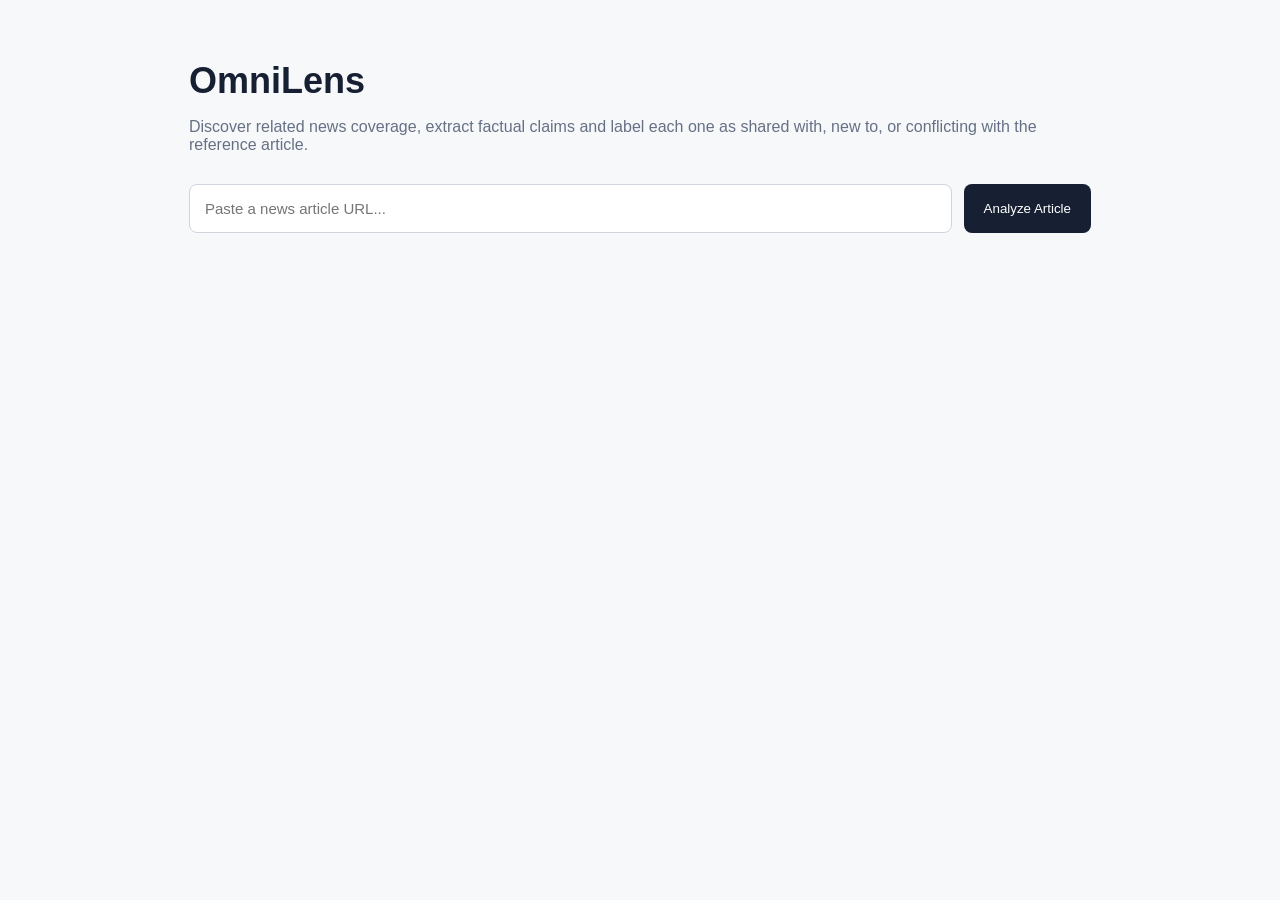
<file: omnilens/omnilens-backend/app/index.html>
<!DOCTYPE html>
<html lang="en">
<head>
  <meta charset="UTF-8">
  <meta name="viewport" content="width=device-width, initial-scale=1">

  <title>OmniLens — News Claim Analysis</title>

  <style>
    * { box-sizing: border-box; }

    body {
      margin: 0;
      font-family: -apple-system, BlinkMacSystemFont,
                   "Segoe UI", sans-serif;
      background: #f7f8fa;
      color: #172033;
    }

    .container {
      max-width: 950px;
      margin: 60px auto;
      padding: 0 24px;
    }

    h1 {
      font-size: 36px;
      margin-bottom: 8px;
    }

    .subtitle { color: #667085; }

    .search {
      display: flex;
      gap: 12px;
      margin: 30px 0;
    }

    input {
      flex: 1;
      padding: 15px;
      border: 1px solid #d0d5dd;
      border-radius: 8px;
      font-size: 15px;
      min-width: 0;
    }

    button {
      background: #172033;
      color: white;
      border: 0;
      padding: 14px 20px;
      border-radius: 8px;
      cursor: pointer;
    }

    button:disabled {
      opacity: .5;
      cursor: wait;
    }

    .card {
      background: white;
      border: 1px solid #e4e7ec;
      border-radius: 12px;
      padding: 22px;
      margin: 16px 0;
    }

    .muted { color: #667085; }
    .claim { padding: 12px 0; border-bottom: 1px solid #eee; }
    .claim:last-child { border-bottom: 0; }
    .hidden { display: none; }
    a { color: #2454a6; overflow-wrap: anywhere; }

    /* Label counts and badges */
    .counts { display: flex; flex-wrap: wrap; gap: 10px; margin: 14px 0 18px; }
    .count {
      border: 1px solid #e4e7ec; border-radius: 10px;
      padding: 10px 16px; min-width: 120px; background: #fff;
      cursor: pointer; color: #172033; text-align: left;
    }
    .count strong { display: block; font-size: 24px; }
    .count.active { outline: 2px solid #172033; }
    .article-counts { margin: 6px 0 4px; }
    .badge {
      display: inline-block; font-size: 12px; font-weight: 600;
      padding: 2px 8px; border-radius: 999px; margin-right: 8px;
    }
    .label-SHARED { background: #e7f6ec; color: #1f7a3d; }
    .label-NEW { background: #e8effc; color: #2454a6; }
    .label-CONFLICTING { background: #fdecea; color: #b42318; }
    .label-NONE { background: #f2f4f7; color: #667085; }
    .claim-detail { font-size: 14px; color: #475467; margin: 6px 0 0; }
    .claim-detail b { color: #172033; font-weight: 600; }

    @media (max-width: 600px) {
      .search { flex-direction: column; }
    }
  </style>
</head>

<body>
  <div class="container">
    <h1>OmniLens</h1>

    <p class="subtitle">
      Discover related news coverage, extract factual claims and label each one
      as shared with, new to, or conflicting with the reference article.
    </p>

    <form id="form" class="search">
      <input
        id="url"
        type="url"
        placeholder="Paste a news article URL..."
        required
      >

      <button id="analyze" type="submit">
        Analyze Article
      </button>
    </form>

    <p id="status" class="muted"></p>

    <div id="results" class="hidden">
      <div class="card">
        <h2>Analysis Summary</h2>
        <div id="summary"></div>
        <div id="counts" class="counts"></div>
        <button id="download" type="button">
          Download JSON
        </button>
      </div>

      <div id="articles"></div>
    </div>
  </div>

  <script>
    let analysisData = null;

    const form = document.getElementById("form");
    const status = document.getElementById("status");
    const results = document.getElementById("results");
    const articles = document.getElementById("articles");
    const button = document.getElementById("analyze");

    const LABELS = ["SHARED", "NEW", "CONFLICTING"];
    const LABEL_TEXT = {
      SHARED: "Shared with reference",
      NEW: "New (not in reference)",
      CONFLICTING: "Conflicting with reference"
    };
    let activeFilter = "ALL";

    function element(tag, text, className = "") {
      const node = document.createElement(tag);
      node.textContent = text ?? "";
      if (className) node.className = className;
      return node;
    }

    function countLabels(claims) {
      const counts = { SHARED: 0, NEW: 0, CONFLICTING: 0, NONE: 0 };
      claims.forEach((claim) => {
        counts[LABELS.includes(claim.label) ? claim.label : "NONE"] += 1;
      });
      return counts;
    }

    // One labeled claim: badge, confidence, text, then the evidence
    function renderClaim(claim) {
      const row = element("div", "", "claim");
      const label = LABELS.includes(claim.label) ? claim.label : "NONE";
      row.dataset.label = label;

      row.appendChild(element(
        "span",
        label === "NONE" ? "Not labeled" : LABEL_TEXT[label],
        "badge label-" + label
      ));
      if (claim.confidence) {
        row.appendChild(element("span", claim.confidence + " confidence", "muted"));
      }
      row.appendChild(element("div", claim.claim_id + " — " + claim.text));

      if (claim.reference_evidence) {
        const evidence = element("p", "", "claim-detail");
        evidence.append(element("b", "Reference says: "), claim.reference_evidence);
        row.appendChild(evidence);
      }
      if (claim.explanation) {
        const why = element("p", "", "claim-detail");
        why.append(element("b", "Why: "), claim.explanation);
        row.appendChild(why);
      }
      if (claim.annotation_error) {
        row.appendChild(element("p", "Labeling failed: " + claim.annotation_error, "claim-detail"));
      }
      return row;
    }

    // Show only the claims of the selected label (or all)
    function applyFilter() {
      document.querySelectorAll(".claim").forEach((row) => {
        row.classList.toggle(
          "hidden",
          activeFilter !== "ALL" && row.dataset.label !== activeFilter
        );
      });
      document.querySelectorAll(".count").forEach((box) => {
        box.classList.toggle("active", box.dataset.filter === activeFilter);
      });
    }

    function renderCounts(allClaims) {
      const counts = countLabels(allClaims);
      const boxes = [
        ["ALL", "All claims", allClaims.length],
        ["SHARED", "Shared", counts.SHARED],
        ["NEW", "New", counts.NEW],
        ["CONFLICTING", "Conflicting", counts.CONFLICTING]
      ];
      if (counts.NONE) boxes.push(["NONE", "Not labeled", counts.NONE]);

      const container = document.getElementById("counts");
      container.replaceChildren();
      boxes.forEach(([filter, name, value]) => {
        const box = element("button", "", "count");
        box.type = "button";
        box.dataset.filter = filter;
        box.append(element("strong", String(value)), name);
        box.addEventListener("click", () => {
          activeFilter = filter;
          applyFilter();
        });
        container.appendChild(box);
      });
    }

    form.addEventListener("submit", async (event) => {
      event.preventDefault();

      button.disabled = true;
      results.classList.add("hidden");
      status.textContent =
        "Finding related articles, extracting claims and labeling them. This may take a few minutes.";

      try {
        const response = await fetch("/api/analyze", {
          method: "POST",
          headers: { "Content-Type": "application/json" },
          body: JSON.stringify({
            url: document.getElementById("url").value,
            max_articles: 5
          })
        });

        const data = await response.json();

        if (!response.ok) {
          throw new Error(
            typeof data.detail === "string"
              ? data.detail
              : "Analysis failed."
          );
        }

        analysisData = data;

        const summary = document.getElementById("summary");
        summary.replaceChildren(
          element("p", "Reference: " + data.reference_article.title),
          element("p", "Related articles: " + data.summary.articles_found),
          element("p", "Extracted claims: " + data.summary.total_claims)
        );

        const allClaims = data.candidate_articles.flatMap((a) => a.claims);
        activeFilter = "ALL";
        renderCounts(allClaims);

        articles.replaceChildren();

        data.candidate_articles.forEach((article) => {
          const card = element("section", "", "card");
          card.appendChild(element("h3", article.title));

          const link = element("a", article.publisher || article.url);
          link.href = article.url;
          link.target = "_blank";
          link.rel = "noopener noreferrer";
          card.appendChild(link);

          const c = countLabels(article.claims);
          card.appendChild(element(
            "p",
            article.claim_count + " claims · " +
              c.SHARED + " shared · " + c.NEW + " new · " +
              c.CONFLICTING + " conflicting" +
              (c.NONE ? " · " + c.NONE + " not labeled" : ""),
            "muted article-counts"
          ));

          if (article.extraction_status !== "success") {
            card.appendChild(
              element("p", "Claim extraction failed.", "muted")
            );
          }

          article.claims.forEach((claim) => {
            card.appendChild(renderClaim(claim));
          });

          articles.appendChild(card);
        });

        applyFilter();

        results.classList.remove("hidden");
        status.textContent = "Analysis complete.";

      } catch (error) {
        status.textContent = "Error: " + error.message;
      } finally {
        button.disabled = false;
      }
    });

    document.getElementById("download").addEventListener(
      "click",
      () => {
        if (!analysisData) return;

        const blob = new Blob(
          [JSON.stringify(analysisData, null, 2)],
          { type: "application/json" }
        );

        const url = URL.createObjectURL(blob);
        const link = document.createElement("a");

        link.href = url;
        link.download = "omnilens_claims.json";
        link.click();

        URL.revokeObjectURL(url);
      }
    );
  </script>
</body>
</html>
</file>
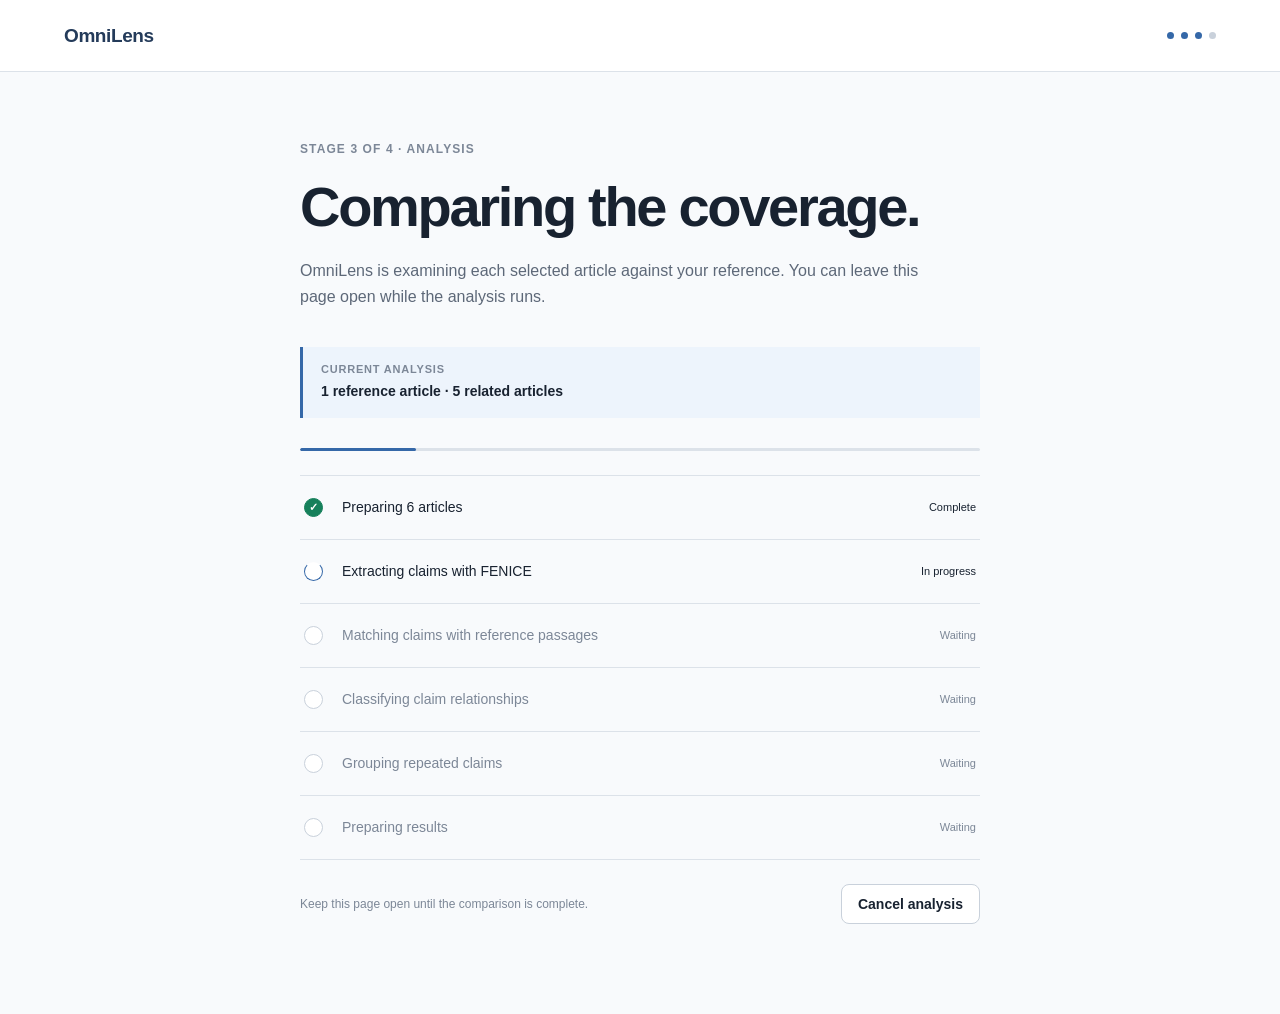
<file: code/Pages/analysis.html>
<!DOCTYPE html>
<html lang="en">
<head>
<meta charset="UTF-8" />
<meta name="viewport" content="width=device-width, initial-scale=1.0" />
<title>OmniLens — Analysis</title>
<link rel="stylesheet" href="omnilens.css" />
</head>
<body>
<div class="page">
  <header>
    <div class="brand">OmniLens</div>
    <div class="progress" aria-label="Workflow progress">
      <span class="progress-dot complete" data-progress="1"></span>
      <span class="progress-dot complete" data-progress="2"></span>
      <span class="progress-dot active" data-progress="3"></span>
      <span class="progress-dot" data-progress="4"></span>
    </div>
  </header>
  <main>
<!-- Screen 4 -->
    <section class="screen active" id="screen4">
      <div class="narrow">
        <div class="step">Stage 3 of 4 · Analysis</div>

        <h1 id="analysisHeading">Comparing the coverage.</h1>

        <p class="intro" id="analysisIntro">
          OmniLens is examining each selected article against your reference.
          You can leave this page open while the analysis runs.
        </p>

        <section class="analysis-summary">
          <div class="analysis-summary-label">Current analysis</div>
          <div class="analysis-summary-text" id="analysisSummary">
            1 reference article · 5 related articles
          </div>
        </section>

        <div
          class="analysis-progress-track"
          role="progressbar"
          aria-label="Analysis progress"
          aria-valuemin="0"
          aria-valuemax="100"
          aria-valuenow="0"
          id="analysisProgressTrack"
        >
          <div class="analysis-progress-bar" id="analysisProgressBar"></div>
        </div>

        <div class="analysis-stages" id="analysisStages">
          <div class="analysis-stage" data-stage="0">
            <span class="stage-mark"></span>
            <span class="stage-name" id="prepareStageName">Preparing six articles</span>
            <span class="stage-status">Waiting</span>
          </div>

          <div class="analysis-stage" data-stage="1">
            <span class="stage-mark"></span>
            <span class="stage-name">Extracting claims with FENICE</span>
            <span class="stage-status">Waiting</span>
          </div>

          <div class="analysis-stage" data-stage="2">
            <span class="stage-mark"></span>
            <span class="stage-name">Matching claims with reference passages</span>
            <span class="stage-status">Waiting</span>
          </div>

          <div class="analysis-stage" data-stage="3">
            <span class="stage-mark"></span>
            <span class="stage-name">Classifying claim relationships</span>
            <span class="stage-status">Waiting</span>
          </div>

          <div class="analysis-stage" data-stage="4">
            <span class="stage-mark"></span>
            <span class="stage-name">Grouping repeated claims</span>
            <span class="stage-status">Waiting</span>
          </div>

          <div class="analysis-stage" data-stage="5">
            <span class="stage-mark"></span>
            <span class="stage-name">Preparing results</span>
            <span class="stage-status">Waiting</span>
          </div>
        </div>

        <div class="analysis-state" id="analysisState" role="status">
          <div class="analysis-state-title" id="analysisStateTitle"></div>
          <p class="analysis-state-copy" id="analysisStateCopy"></p>
          <div class="analysis-state-actions" id="analysisStateActions"></div>
        </div>

        <div class="analysis-footer">
          <div class="analysis-note" id="analysisNote">
            Keep this page open until the comparison is complete.
          </div>
          <button class="secondary compact-action" id="cancelAnalysisButton" type="button">
            Cancel analysis
          </button>
        </div>
      </div>
    </section>
  </main>
</div>
<script>
(function analysisApp() {
  const selection = JSON.parse(sessionStorage.getItem('omnilensSelectedArticles') || '{"count":5}');
  const selectedCount = selection.count || 5;
  const stages = [...document.querySelectorAll('.analysis-stage')];
  const progressBar = document.getElementById('analysisProgressBar');
  const progressTrack = document.getElementById('analysisProgressTrack');
  const state = document.getElementById('analysisState');
  const stateTitle = document.getElementById('analysisStateTitle');
  const stateCopy = document.getElementById('analysisStateCopy');
  const stateActions = document.getElementById('analysisStateActions');
  const heading = document.getElementById('analysisHeading');
  const intro = document.getElementById('analysisIntro');
  const note = document.getElementById('analysisNote');
  const cancelButton = document.getElementById('cancelAnalysisButton');
  let timer = null;

  document.getElementById('analysisSummary').textContent = `1 reference article · ${selectedCount} related article${selectedCount === 1 ? '' : 's'}`;
  document.getElementById('prepareStageName').textContent = `Preparing ${selectedCount + 1} articles`;

  function showState(title, copy, actions) {
    stateTitle.textContent = title;
    stateCopy.textContent = copy;
    stateActions.innerHTML = '';
    actions.forEach(action => {
      const button = document.createElement('button');
      button.type = 'button';
      button.className = `${action.primary ? 'primary' : 'secondary'} compact-action`;
      button.textContent = action.label;
      button.addEventListener('click', action.onClick);
      stateActions.appendChild(button);
    });
    state.classList.add('visible');
  }

  function reset() {
    clearTimeout(timer);
    state.classList.remove('visible');
    heading.textContent = 'Comparing the coverage.';
    intro.textContent = 'OmniLens is examining each selected article against your reference. You can leave this page open while the analysis runs.';
    note.textContent = 'Keep this page open until the comparison is complete.';
    cancelButton.hidden = false;
    progressBar.style.width = '0%';
    stages.forEach(stage => {
      stage.className = 'analysis-stage';
      stage.querySelector('.stage-mark').textContent = '';
      stage.querySelector('.stage-status').textContent = 'Waiting';
    });
  }

  function complete() {
    heading.textContent = 'Analysis complete.';
    intro.textContent = 'The comparison is ready. New, conflicting and shared claims have been organized for review.';
    note.textContent = 'Your results are ready to view.';
    cancelButton.hidden = true;
    showState('Results prepared', 'OmniLens completed the comparison across all selected sources.', [
      { label: 'View results', primary: true, onClick: () => { window.location.href = 'results.html'; } }
    ]);
  }

  function run(index = 0) {
    if (index >= stages.length) return complete();
    stages.forEach((stage, stageIndex) => {
      const mark = stage.querySelector('.stage-mark');
      const status = stage.querySelector('.stage-status');
      stage.className = 'analysis-stage';
      if (stageIndex < index) {
        stage.classList.add('complete'); mark.textContent = '✓'; status.textContent = 'Complete';
      } else if (stageIndex === index) {
        stage.classList.add('active'); mark.textContent = ''; status.textContent = 'In progress';
      } else {
        mark.textContent = ''; status.textContent = 'Waiting';
      }
    });
    const value = Math.round((index / stages.length) * 100);
    progressBar.style.width = `${value}%`;
    progressTrack.setAttribute('aria-valuenow', String(value));
    timer = setTimeout(() => {
      if (index === stages.length - 1) {
        const finalStage = stages[index];
        finalStage.className = 'analysis-stage complete';
        finalStage.querySelector('.stage-mark').textContent = '✓';
        finalStage.querySelector('.stage-status').textContent = 'Complete';
        progressBar.style.width = '100%';
        progressTrack.setAttribute('aria-valuenow', '100');
      }
      run(index + 1);
    }, 900);
  }

  function start() { reset(); run(); }
  cancelButton.addEventListener('click', () => {
    clearTimeout(timer);
    cancelButton.hidden = true;
    heading.textContent = 'Analysis canceled.';
    intro.textContent = 'No results were created, and your article selections are still available.';
    note.textContent = 'Return to the selected articles or restart when ready.';
    showState('Analysis stopped', 'You can return to the article list or restart the same comparison.', [
      { label: 'Back to articles', primary: false, onClick: () => { window.location.href = 'articles.html'; } },
      { label: 'Restart analysis', primary: true, onClick: start }
    ]);
  });
  start();
})();
</script>
</body>
</html>
</file>
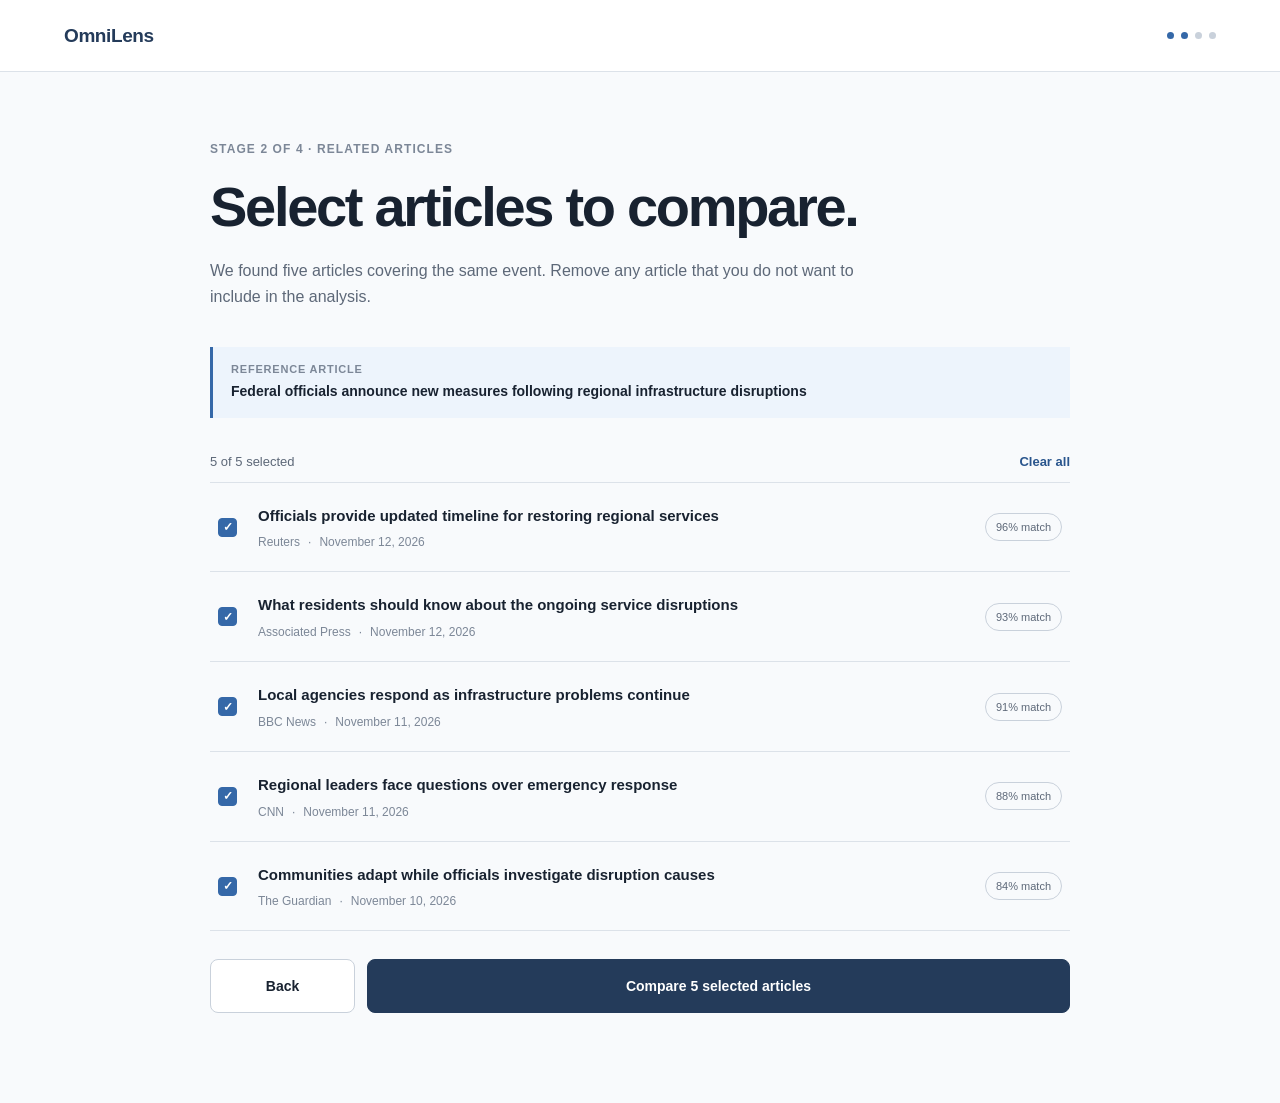
<file: code/Pages/articles.html>
<!DOCTYPE html>
<html lang="en">
<head>
<meta charset="UTF-8" />
<meta name="viewport" content="width=device-width, initial-scale=1.0" />
<title>OmniLens — Related Articles</title>
<link rel="stylesheet" href="omnilens.css" />
</head>
<body>
<div class="page">
  <header>
    <div class="brand">OmniLens</div>
    <div class="progress" aria-label="Workflow progress">
      <span class="progress-dot complete" data-progress="1"></span>
      <span class="progress-dot active" data-progress="2"></span>
      <span class="progress-dot" data-progress="3"></span>
      <span class="progress-dot" data-progress="4"></span>
    </div>
  </header>
  <main>
<!-- Screen 3 -->
    <section class="screen active" id="screen3">
      <div class="step">Stage 2 of 4 · Related articles</div>

      <h1>Select articles to compare.</h1>

      <p class="intro">
        We found five articles covering the same event. Remove any article
        that you do not want to include in the analysis.
      </p>

      <section class="reference">
        <div class="reference-label">Reference article</div>
        <div class="reference-title" id="referenceTitle">
          Federal officials announce new measures following regional infrastructure disruptions
        </div>
      </section>

      <div class="list-header">
        <div class="selection-count" id="selectionCount">5 of 5 selected</div>
        <button class="select-all" id="selectAllButton" type="button">
          Clear all
        </button>
      </div>

      <section class="articles">
        <label class="article">
          <input type="checkbox" checked />
          <span class="checkbox"></span>

          <span>
            <span class="article-title">
              Officials provide updated timeline for restoring regional services
            </span>
            <span class="article-meta">
              <span>Reuters</span>
              <span>November 12, 2026</span>
            </span>
          </span>

          <span class="match">96% match</span>
        </label>

        <label class="article">
          <input type="checkbox" checked />
          <span class="checkbox"></span>

          <span>
            <span class="article-title">
              What residents should know about the ongoing service disruptions
            </span>
            <span class="article-meta">
              <span>Associated Press</span>
              <span>November 12, 2026</span>
            </span>
          </span>

          <span class="match">93% match</span>
        </label>

        <label class="article">
          <input type="checkbox" checked />
          <span class="checkbox"></span>

          <span>
            <span class="article-title">
              Local agencies respond as infrastructure problems continue
            </span>
            <span class="article-meta">
              <span>BBC News</span>
              <span>November 11, 2026</span>
            </span>
          </span>

          <span class="match">91% match</span>
        </label>

        <label class="article">
          <input type="checkbox" checked />
          <span class="checkbox"></span>

          <span>
            <span class="article-title">
              Regional leaders face questions over emergency response
            </span>
            <span class="article-meta">
              <span>CNN</span>
              <span>November 11, 2026</span>
            </span>
          </span>

          <span class="match">88% match</span>
        </label>

        <label class="article">
          <input type="checkbox" checked />
          <span class="checkbox"></span>

          <span>
            <span class="article-title">
              Communities adapt while officials investigate disruption causes
            </span>
            <span class="article-meta">
              <span>The Guardian</span>
              <span>November 10, 2026</span>
            </span>
          </span>

          <span class="match">84% match</span>
        </label>
      </section>

      <div class="actions">
        <button class="secondary" id="backToConfirmationButton" type="button">
          Back
        </button>

        <button class="primary" id="compareButton" type="button">
          Compare 5 selected articles
        </button>
      </div>
    </section>
  </main>
</div>
<script>
(function articlesApp() {
  const reference = JSON.parse(sessionStorage.getItem('omnilensReference') || 'null');
  if (reference?.title) document.getElementById('referenceTitle').textContent = reference.title;
  const checkboxes = [...document.querySelectorAll(".article input[type='checkbox']")];
  const selectionCount = document.getElementById('selectionCount');
  const selectAllButton = document.getElementById('selectAllButton');
  const compareButton = document.getElementById('compareButton');

  function updateSelection() {
    const selected = checkboxes.filter(box => box.checked).length;
    selectionCount.textContent = `${selected} of ${checkboxes.length} selected`;
    compareButton.textContent = `Compare ${selected} selected article${selected === 1 ? '' : 's'}`;
    compareButton.disabled = selected === 0;
    selectAllButton.textContent = selected === checkboxes.length ? 'Clear all' : 'Select all';
  }

  checkboxes.forEach(box => box.addEventListener('change', updateSelection));
  selectAllButton.addEventListener('click', () => {
    const allSelected = checkboxes.every(box => box.checked);
    checkboxes.forEach(box => { box.checked = !allSelected; });
    updateSelection();
  });
  document.getElementById('backToConfirmationButton').addEventListener('click', () => {
    window.location.href = 'input.html?confirm=1';
  });
  compareButton.addEventListener('click', () => {
    const articles = checkboxes.filter(box => box.checked).map(box => {
      const row = box.closest('.article');
      return {
        title: row.querySelector('.article-title').textContent.trim(),
        metadata: row.querySelector('.article-meta').textContent.replace(/\s+/g, ' ').trim()
      };
    });
    sessionStorage.setItem('omnilensSelectedArticles', JSON.stringify({ count: articles.length, articles }));
    window.location.href = 'analysis.html';
  });
  updateSelection();
})();
</script>
</body>
</html>
</file>
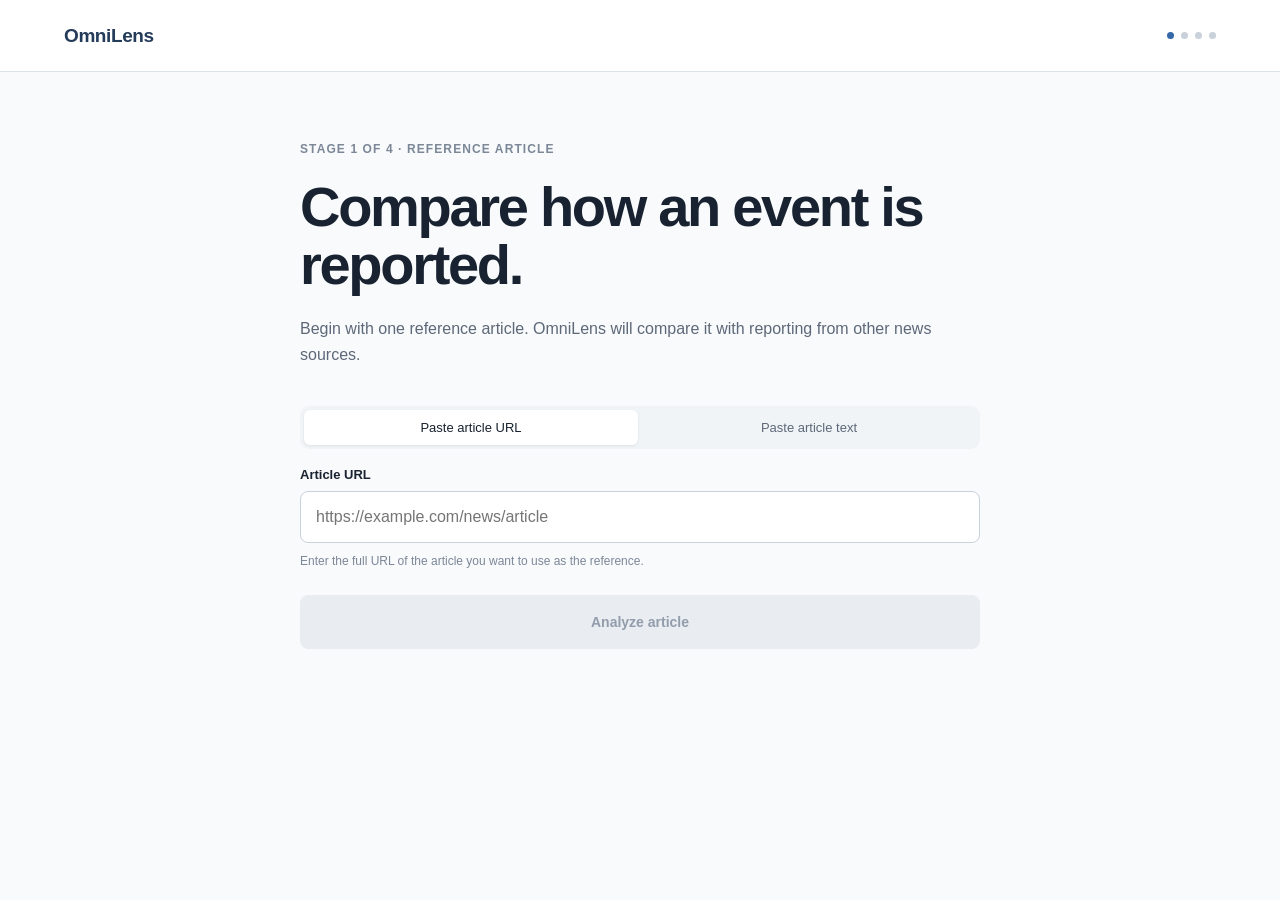
<file: code/Pages/input.html>
<!DOCTYPE html>
<html lang="en">
<head>
<meta charset="UTF-8" />
<meta name="viewport" content="width=device-width, initial-scale=1.0" />
<title>OmniLens — Reference Article</title>
<link rel="stylesheet" href="omnilens.css" />
</head>
<body>
<div class="page">
  <header>
    <div class="brand">OmniLens</div>
    <div class="progress" aria-label="Workflow progress">
      <span class="progress-dot active" data-progress="1"></span>
      <span class="progress-dot" data-progress="2"></span>
      <span class="progress-dot" data-progress="3"></span>
      <span class="progress-dot" data-progress="4"></span>
    </div>
  </header>
  <main>
<!-- Screen 1 -->
    <section class="screen active" id="screen1">
      <div class="narrow">
        <div class="step">Stage 1 of 4 · Reference article</div>

        <h1>Compare how an event is reported.</h1>

        <p class="intro">
          Begin with one reference article. OmniLens will compare it with
          reporting from other news sources.
        </p>

        <div class="tabs">
          <button class="tab active" type="button" data-tab="url">
            Paste article URL
          </button>
          <button class="tab" type="button" data-tab="text">
            Paste article text
          </button>
        </div>

        <div class="input-panel active" id="urlPanel">
          <label class="field-label" for="articleUrl">Article URL</label>
          <input
            id="articleUrl"
            type="url"
            placeholder="https://example.com/news/article"
          />
          <div class="help">
            Enter the full URL of the article you want to use as the reference.
          </div>
        </div>

        <div class="input-panel" id="textPanel">
          <label class="field-label" for="articleText">Article text</label>
          <textarea
            id="articleText"
            placeholder="Paste the complete article text here..."
          ></textarea>
          <div class="help">
            Include the article title and full body text when possible.
          </div>
        </div>

        <button class="primary full-action" id="analyzeButton" type="button" disabled>
          Analyze article
        </button>
      </div>
    </section>

    <!-- Screen 2 -->
    <section class="screen" id="screen2">
      <div class="narrow">
        <div class="step">Stage 1 of 4 · Confirm article</div>

        <h1>Is this the correct article?</h1>

        <p class="intro">
          Review the extracted information before finding related coverage.
        </p>

        <article class="article-preview">
          <div class="preview-header">
            <div class="publisher" id="previewPublisher">The Daily Journal</div>

            <h2 class="preview-title" id="previewTitle">
              Federal officials announce new measures following regional infrastructure disruptions
            </h2>

            <div class="preview-meta">
              <span>November 12, 2026</span>
              <span id="wordCount">842 words</span>
            </div>
          </div>

          <div class="preview-body">
            <div class="fade-text">
              <p id="previewText">
                Federal officials announced a new set of measures on Wednesday
                following widespread infrastructure disruptions across the region.
                The response includes additional emergency personnel, temporary
                service centers and a review of existing preparedness procedures.
                Local authorities said restoration efforts are continuing and
                residents will receive further updates as work progresses.
              </p>
            </div>
          </div>
        </article>

        <div class="actions">
          <button class="secondary" id="changeArticleButton" type="button">
            Change article
          </button>

          <button class="primary" id="confirmArticleButton" type="button">
            This is correct
          </button>
        </div>
      </div>
    </section>
  </main>
</div>
<div class="loading-overlay" id="loadingOverlay">
  <div class="loading-box">
    <div class="spinner"></div>
    <div class="loading-label" id="loadingLabel">Working…</div>
  </div>
</div>
<script>
(function inputApp() {
  const screens = {
    1: document.getElementById('screen1'),
    2: document.getElementById('screen2')
  };
  const loadingOverlay = document.getElementById('loadingOverlay');
  const loadingLabel = document.getElementById('loadingLabel');
  const tabs = [...document.querySelectorAll('.tab')];
  const urlPanel = document.getElementById('urlPanel');
  const textPanel = document.getElementById('textPanel');
  const articleUrl = document.getElementById('articleUrl');
  const articleText = document.getElementById('articleText');
  const analyzeButton = document.getElementById('analyzeButton');
  let activeInputMethod = 'url';

  function showScreen(number) {
    Object.values(screens).forEach(screen => screen.classList.remove('active'));
    screens[number].classList.add('active');
    window.scrollTo({ top: 0, behavior: 'smooth' });
  }

  function showLoading(message, callback) {
    loadingLabel.textContent = message;
    loadingOverlay.classList.add('active');
    setTimeout(() => {
      loadingOverlay.classList.remove('active');
      callback();
    }, 700);
  }

  function updateAnalyzeButton() {
    const hasUrl = articleUrl.value.trim().length > 7;
    const hasText = articleText.value.trim().length > 40;
    analyzeButton.disabled = activeInputMethod === 'url' ? !hasUrl : !hasText;
  }

  function setMethod(method) {
    activeInputMethod = method;
    tabs.forEach(tab => tab.classList.toggle('active', tab.dataset.tab === method));
    urlPanel.classList.toggle('active', method === 'url');
    textPanel.classList.toggle('active', method === 'text');
    updateAnalyzeButton();
  }

  function loadReference(reference) {
    if (!reference) return;
    document.getElementById('previewTitle').textContent = reference.title;
    document.getElementById('previewText').textContent = reference.text;
    document.getElementById('previewPublisher').textContent = reference.publisher || 'The Daily Journal';
    document.getElementById('wordCount').textContent = `${reference.wordCount || reference.text.split(/\s+/).length} words`;
    articleUrl.value = reference.url || '';
    articleText.value = reference.inputText || '';
  }

  tabs.forEach(tab => tab.addEventListener('click', () => setMethod(tab.dataset.tab)));
  articleUrl.addEventListener('input', updateAnalyzeButton);
  articleText.addEventListener('input', updateAnalyzeButton);

  analyzeButton.addEventListener('click', () => {
    if (activeInputMethod === 'text' && articleText.value.trim()) {
      const cleanText = articleText.value.trim();
      const firstLine = cleanText.split('\n')[0].trim();
      document.getElementById('previewText').textContent = cleanText;
      document.getElementById('wordCount').textContent = `${cleanText.split(/\s+/).length} words`;
      if (firstLine.length > 15 && firstLine.length < 150) {
        document.getElementById('previewTitle').textContent = firstLine;
      }
    }
    showLoading('Extracting article…', () => showScreen(2));
  });

  document.getElementById('changeArticleButton').addEventListener('click', () => showScreen(1));

  document.getElementById('confirmArticleButton').addEventListener('click', () => {
    const text = document.getElementById('previewText').textContent.trim();
    const reference = {
      title: document.getElementById('previewTitle').textContent.trim(),
      publisher: document.getElementById('previewPublisher').textContent.trim(),
      date: 'November 12, 2026',
      wordCount: text.split(/\s+/).length,
      text,
      url: articleUrl.value.trim(),
      inputText: articleText.value.trim(),
      inputMethod: activeInputMethod
    };
    sessionStorage.setItem('omnilensReference', JSON.stringify(reference));
    showLoading('Finding related articles…', () => { window.location.href = 'articles.html'; });
  });

  const saved = JSON.parse(sessionStorage.getItem('omnilensReference') || 'null');
  if (saved) loadReference(saved);
  if (new URLSearchParams(window.location.search).get('confirm') === '1' && saved) showScreen(2);
  updateAnalyzeButton();
})();
</script>
</body>
</html>
</file>
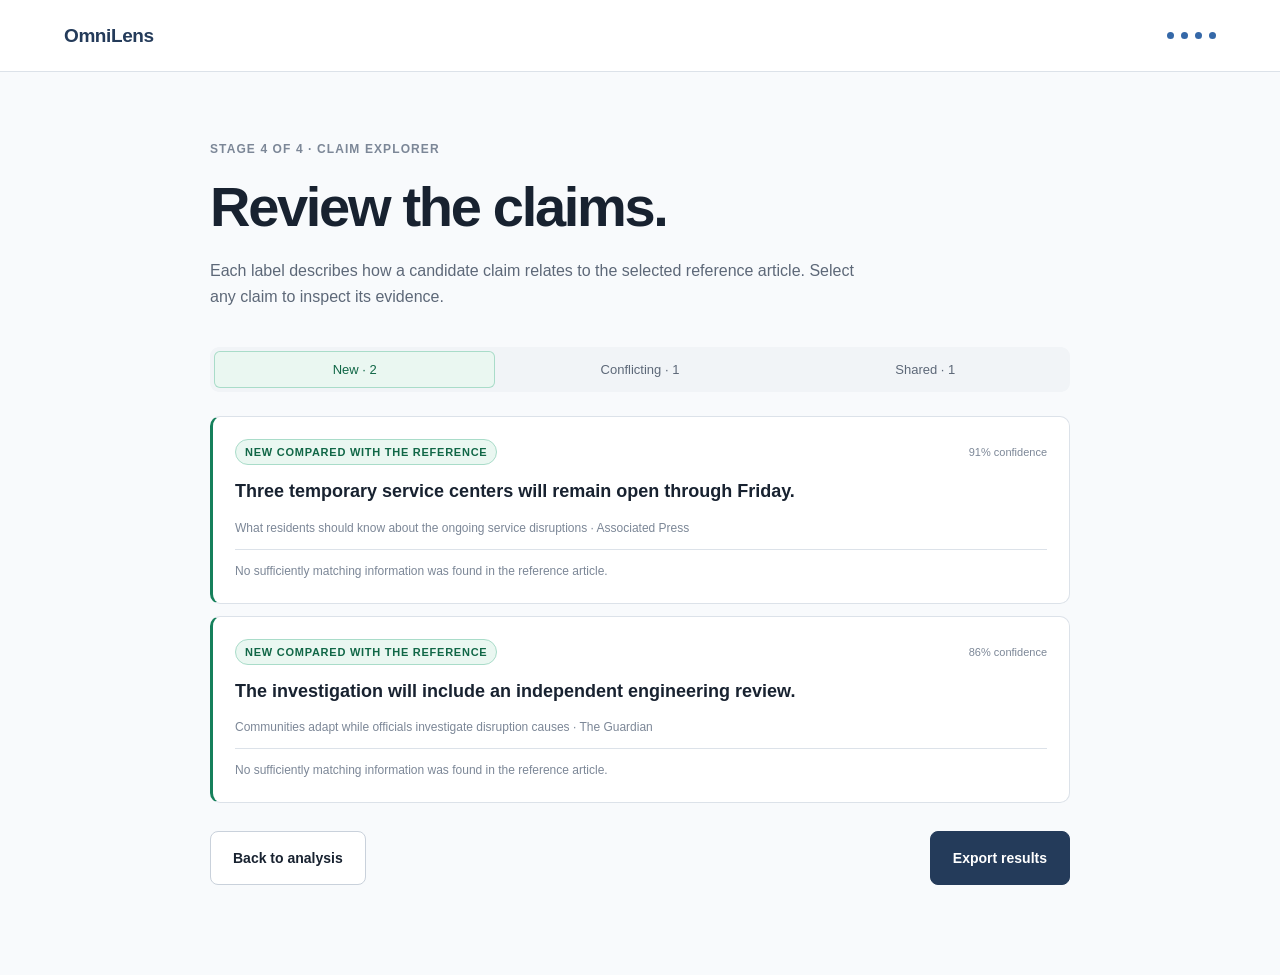
<file: code/Pages/results.html>
<!DOCTYPE html>
<html lang="en">
<head>
<meta charset="UTF-8" />
<meta name="viewport" content="width=device-width, initial-scale=1.0" />
<title>OmniLens — Results</title>
<link rel="stylesheet" href="omnilens.css" />
</head>
<body>
<div class="page">
  <header>
    <div class="brand">OmniLens</div>
    <div class="progress" aria-label="Workflow progress">
      <span class="progress-dot complete" data-progress="1"></span>
      <span class="progress-dot complete" data-progress="2"></span>
      <span class="progress-dot complete" data-progress="3"></span>
      <span class="progress-dot active" data-progress="4"></span>
    </div>
  </header>
  <main>
<!-- Screen 6: Claim explorer -->
    <section class="screen active" id="screen6">
      <div class="step">Stage 4 of 4 · Claim explorer</div>

      <h1>Review the claims.</h1>

      <p class="intro">
        Each label describes how a candidate claim relates to the selected
        reference article. Select any claim to inspect its evidence.
      </p>

      <div class="result-tabs" role="tablist" aria-label="Claim relationship">
        <button class="result-tab active" type="button" data-result-label="New">New · 2</button>
        <button class="result-tab" type="button" data-result-label="Conflicting">Conflicting · 1</button>
        <button class="result-tab" type="button" data-result-label="Shared">Shared · 1</button>
      </div>

      <div class="claim-list" id="claimList"></div>

      <div class="results-footer">
        <button class="secondary" id="backToAnalysisButton" type="button">Back to analysis</button>
        <button class="primary" id="goToExportButton" type="button">Export results</button>
      </div>
    </section>

    <!-- Screen 7: Detailed evidence -->
    <section class="screen" id="screen7">
      <div class="step">Stage 4 of 4 · Detailed evidence</div>

      <h1>Inspect the evidence.</h1>

      <p class="intro" id="evidenceRelationship">
        Conflicting with the reference
      </p>

      <section class="analysis-summary">
        <div class="analysis-summary-label">Extracted atomic claim</div>
        <div class="analysis-summary-text" id="atomicClaim"></div>
      </section>

      <div class="evidence-grid">
        <article class="evidence-block">
          <div class="evidence-label">Candidate source</div>
          <p class="evidence-claim" id="candidateClaim"></p>
          <p class="evidence-passage" id="candidatePassage"></p>
          <div class="claim-source" id="candidateMetadata"></div>
          <button class="source-link" type="button" id="candidateSourceLink">Open candidate article</button>
        </article>

        <article class="evidence-block">
          <div class="evidence-label">Reference source</div>
          <p class="evidence-claim" id="referenceClaim"></p>
          <p class="evidence-passage" id="referencePassage"></p>
          <div class="claim-source" id="referenceMetadata"></div>
          <button class="source-link" type="button" id="referenceSourceLink">Open reference article</button>
        </article>
      </div>

      <details class="model-details">
        <summary>Model details</summary>
        <div id="probabilityRows"></div>
      </details>

      <div class="flag-message" id="flagMessage" role="status"></div>

      <div class="results-footer">
        <button class="secondary" id="backToClaimsButton" type="button">Back to claims</button>
        <button class="secondary" id="flagResultButton" type="button">Flag incorrect result</button>
        <button class="primary" id="copyClaimButton" type="button">Copy source-linked claim</button>
      </div>
    </section>

    <!-- Screen 8: Export and restart -->
    <section class="screen" id="screen8">
      <div class="narrow">
        <div class="step">Stage 4 of 4 · Export</div>

        <h1>Take the results with you.</h1>

        <p class="intro">
          Download the comparison as a CSV or begin another analysis.
        </p>

        <div class="export-options">
          <article class="export-option">
            <div>
              <div class="export-title">New and conflicting claims</div>
              <p class="export-copy">Export the claims that add information or conflict with the reference.</p>
            </div>
            <button class="primary" id="exportPriorityButton" type="button">Download CSV</button>
          </article>

          <article class="export-option">
            <div>
              <div class="export-title">All classifications</div>
              <p class="export-copy">Export new, conflicting and shared claims with evidence and confidence.</p>
            </div>
            <button class="secondary" id="exportAllButton" type="button">Download CSV</button>
          </article>
        </div>

        <div class="export-fields">
          event_id · reference_article · candidate_article · candidate_source · claim_text · predicted_label · confidence · candidate_evidence · reference_evidence · source_url
        </div>

        <div class="results-footer">
          <button class="secondary" id="backToResultsButton" type="button">Back to results</button>
          <button class="primary" id="restartButton" type="button">Start another comparison</button>
        </div>
      </div>
    </section>
  </main>
</div>
<script>
(function resultsAppShell() {
  const screens = {
    6: document.getElementById('screen6'),
    7: document.getElementById('screen7'),
    8: document.getElementById('screen8')
  };
  window.showScreen = function(number) {
    Object.values(screens).forEach(screen => screen.classList.remove('active'));
    screens[number].classList.add('active');
    window.scrollTo({ top: 0, behavior: 'smooth' });
  };
})();
  const reference = JSON.parse(sessionStorage.getItem('omnilensReference') || '{}');
  const claimResults = [
    {
      id: "claim-001",
      label: "New",
      claim: "Three temporary service centers will remain open through Friday.",
      candidateArticle: "What residents should know about the ongoing service disruptions",
      candidateSource: "Associated Press",
      candidateDate: "November 12, 2026",
      candidatePassage: "Officials said three temporary service centers will remain open through Friday to help residents access essential support.",
      referenceClaim: "No sufficiently matching information was found in the reference article.",
      referencePassage: "The reference article discusses temporary service centers but does not provide a matching number or closing date.",
      confidence: 0.91,
      probabilities: { Shared: 0.06, New: 0.91, Conflicting: 0.03 },
      sourceUrl: "https://example.com/ap-service-centers"
    },
    {
      id: "claim-002",
      label: "New",
      claim: "The investigation will include an independent engineering review.",
      candidateArticle: "Communities adapt while officials investigate disruption causes",
      candidateSource: "The Guardian",
      candidateDate: "November 10, 2026",
      candidatePassage: "Regional leaders confirmed that an independent engineering review will form part of the investigation into the disruption.",
      referenceClaim: "No sufficiently matching information was found in the reference article.",
      referencePassage: "The reference mentions a review of preparedness procedures but does not identify an independent engineering review.",
      confidence: 0.86,
      probabilities: { Shared: 0.09, New: 0.86, Conflicting: 0.05 },
      sourceUrl: "https://example.com/guardian-engineering-review"
    },
    {
      id: "claim-003",
      label: "Conflicting",
      claim: "Full service is expected to return by Thursday evening.",
      candidateArticle: "Officials provide updated timeline for restoring regional services",
      candidateSource: "Reuters",
      candidateDate: "November 12, 2026",
      candidatePassage: "The regional authority expects full service to return by Thursday evening, according to its latest operational update.",
      referenceClaim: "Full restoration is not expected before Saturday morning.",
      referencePassage: "Officials cautioned that full restoration is not expected before Saturday morning as crews continue repairs.",
      confidence: 0.94,
      probabilities: { Shared: 0.02, New: 0.04, Conflicting: 0.94 },
      sourceUrl: "https://example.com/reuters-restoration-timeline"
    },
    {
      id: "claim-004",
      label: "Shared",
      claim: "Additional emergency personnel were deployed to the region.",
      candidateArticle: "Local agencies respond as infrastructure problems continue",
      candidateSource: "BBC News",
      candidateDate: "November 11, 2026",
      candidatePassage: "Additional emergency personnel have been deployed across the affected region to support the local response.",
      referenceClaim: "Additional emergency personnel were sent to assist local authorities.",
      referencePassage: "The response includes additional emergency personnel working alongside local authorities.",
      confidence: 0.96,
      probabilities: { Shared: 0.96, New: 0.02, Conflicting: 0.02 },
      sourceUrl: "https://example.com/bbc-emergency-response"
    }
  ];

  const claimList = document.getElementById("claimList");
  const resultTabs = [...document.querySelectorAll(".result-tab")];
  let activeResultLabel = "New";
  let selectedClaim = claimResults[0];

  function relationshipText(label) {
    return label === "New"
      ? "New compared with the reference"
      : label === "Conflicting"
        ? "Conflicting with the reference"
        : "Shared with the reference";
  }

  function renderClaims() {
    const visibleClaims = claimResults.filter(result => result.label === activeResultLabel);
    claimList.innerHTML = "";

    visibleClaims.forEach(result => {
      const card = document.createElement("button");
      card.type = "button";
      card.className = `claim-card claim-${result.label.toLowerCase()}`;
      card.innerHTML = `
        <span class="claim-topline">
          <span class="claim-label">${relationshipText(result.label)}</span>
          <span class="claim-confidence">${Math.round(result.confidence * 100)}% confidence</span>
        </span>
        <span class="claim-text">${result.claim}</span>
        <span class="claim-source">${result.candidateArticle} · ${result.candidateSource}</span>
        <span class="claim-note">${result.label === "New" ? "No sufficiently matching information was found in the reference article." : result.label === "Conflicting" ? `Reference statement: “${result.referenceClaim}”` : `Matching reference passage: “${result.referencePassage}”`}</span>
      `;
      card.addEventListener("click", () => openEvidence(result));
      claimList.appendChild(card);
    });
  }

  resultTabs.forEach(tab => {
    tab.addEventListener("click", () => {
      activeResultLabel = tab.dataset.resultLabel;
      resultTabs.forEach(item => item.classList.toggle("active", item === tab));
      renderClaims();
    });
  });

  function openEvidence(result) {
    selectedClaim = result;
    document.getElementById("screen7").dataset.relationship = result.label;
    document.getElementById("flagResultButton").disabled = false;
    document.getElementById("flagResultButton").textContent = "Flag incorrect result";
    document.getElementById("evidenceRelationship").textContent = relationshipText(result.label);
    document.getElementById("atomicClaim").textContent = result.claim;
    document.getElementById("candidateClaim").textContent = result.claim;
    document.getElementById("candidatePassage").textContent = `“${result.candidatePassage}”`;
    document.getElementById("candidateMetadata").textContent = `${result.candidateArticle} · ${result.candidateSource} · ${result.candidateDate}`;
    document.getElementById("referenceClaim").textContent = result.referenceClaim;
    document.getElementById("referencePassage").textContent = `“${result.referencePassage}”`;
    document.getElementById("referenceMetadata").textContent = `${(reference.title || "Reference article")} · The Daily Journal · November 12, 2026`;
    document.getElementById("flagMessage").textContent = "";

    const rows = document.getElementById("probabilityRows");
    rows.innerHTML = "";
    Object.entries(result.probabilities).forEach(([label, probability]) => {
      const row = document.createElement("div");
      row.className = "probability-row";
      row.innerHTML = `
        <span>${label}</span>
        <span class="probability-track"><span class="probability-fill probability-${label.toLowerCase()}" style="width:${probability * 100}%"></span></span>
        <span>${Math.round(probability * 100)}%</span>
      `;
      rows.appendChild(row);
    });

    showScreen(7);
  }

  document.getElementById("backToAnalysisButton").addEventListener("click", () => { window.location.href = "analysis.html"; });
  document.getElementById("goToExportButton").addEventListener("click", () => showScreen(8));
  document.getElementById("backToClaimsButton").addEventListener("click", () => showScreen(6));
  document.getElementById("backToResultsButton").addEventListener("click", () => showScreen(6));

  document.getElementById("candidateSourceLink").addEventListener("click", () => {
    window.open(selectedClaim.sourceUrl, "_blank", "noopener");
  });

  document.getElementById("referenceSourceLink").addEventListener("click", () => {
    const url = reference.url || "https://example.com/reference-article";
    window.open(url, "_blank", "noopener");
  });

  document.getElementById("flagResultButton").addEventListener("click", event => {
    event.currentTarget.disabled = true;
    event.currentTarget.textContent = "Flagged";
    document.getElementById("flagMessage").textContent = "This result has been marked for review.";
  });

  document.getElementById("copyClaimButton").addEventListener("click", async event => {
    const copyText = `${selectedClaim.claim}\n${relationshipText(selectedClaim.label)}\nSource: ${selectedClaim.candidateArticle} — ${selectedClaim.candidateSource}\n${selectedClaim.sourceUrl}`;
    try {
      await navigator.clipboard.writeText(copyText);
      event.currentTarget.textContent = "Copied";
      setTimeout(() => { event.currentTarget.textContent = "Copy source-linked claim"; }, 1400);
    } catch (error) {
      document.getElementById("flagMessage").textContent = "Copy is unavailable in this preview. Select and copy the claim manually.";
    }
  });

  function csvCell(value) {
    return `"${String(value ?? "").replace(/"/g, '""')}"`;
  }

  function downloadClaims(results, filename) {
    const headers = [
      "event_id", "reference_article", "candidate_article", "candidate_source",
      "claim_text", "predicted_label", "confidence", "candidate_evidence",
      "reference_evidence", "source_url"
    ];
    const referenceArticle = document.getElementById("referenceTitle").textContent.trim();
    const rows = results.map(result => [
      "omnilens-demo-001", referenceArticle, result.candidateArticle,
      result.candidateSource, result.claim, result.label, result.confidence,
      result.candidatePassage, result.referencePassage, result.sourceUrl
    ]);
    const csv = [headers, ...rows].map(row => row.map(csvCell).join(",")).join("\n");
    const blob = new Blob([csv], { type: "text/csv;charset=utf-8" });
    const link = document.createElement("a");
    link.href = URL.createObjectURL(blob);
    link.download = filename;
    document.body.appendChild(link);
    link.click();
    link.remove();
    URL.revokeObjectURL(link.href);
  }

  document.getElementById("exportPriorityButton").addEventListener("click", () => {
    downloadClaims(
      claimResults.filter(result => result.label !== "Shared"),
      "omnilens_new_and_conflicting_claims.csv"
    );
  });

  document.getElementById("exportAllButton").addEventListener("click", () => {
    downloadClaims(claimResults, "omnilens_all_classifications.csv");
  });

  document.getElementById("restartButton").addEventListener("click", () => {
    sessionStorage.removeItem("omnilensReference");
    sessionStorage.removeItem("omnilensSelectedArticles");
    window.location.href = "input.html";
  });

  renderClaims();
</script>
</body>
</html>
</file>
<file: code/Pages/omnilens.css>
* { box-sizing: border-box; }

  :root {
    --black: #182230;
    --gray-700: #5D6878;
    --gray-500: #7C8797;
    --gray-300: #C9D1DB;
    --gray-200: #DCE2E9;
    --gray-100: #F1F4F7;
    --white: #ffffff;
    --background: #F8FAFC;
    --primary: #243B5A;
    --primary-hover: #182C47;
    --accent: #3568A8;
    --accent-hover: #29558D;
    --accent-light: #EDF4FC;
    --focus-ring: #6B9BD2;
    --new: #16805B;
    --new-hover: #116747;
    --new-background: #EAF7F1;
    --new-border: #A9DCC9;
    --conflicting: #B54747;
    --conflicting-hover: #963A3A;
    --conflicting-background: #FBEFEF;
    --conflicting-border: #E7B9B9;
    --shared: #3568A8;
    --shared-hover: #29558D;
    --shared-background: #EDF4FC;
    --shared-border: #B8CFE9;
    --warning: #A96512;
    --warning-background: #FFF6E8;
    --warning-border: #EACB98;
    --disabled-background: #E9EDF2;
    --disabled-text: #929CAA;
  }

  body {
    margin: 0;
    background: var(--background);
    color: var(--black);
    font-family: Arial, Helvetica, sans-serif;
  }

  button, input, textarea {
    font: inherit;
  }

  button:focus-visible,
  input:focus-visible,
  textarea:focus-visible,
  summary:focus-visible {
    outline: 3px solid rgba(107, 155, 210, 0.45);
    outline-offset: 2px;
  }

  .page {
    min-height: 100vh;
  }

  header {
    height: 72px;
    padding: 0 5vw;
    border-bottom: 1px solid var(--gray-200);
    display: flex;
    align-items: center;
    justify-content: space-between;
    background: var(--white);
  }

  .brand {
    font-size: 19px;
    font-weight: 700;
    letter-spacing: -0.4px;
    color: var(--primary);
  }

  .progress {
    display: flex;
    align-items: center;
    gap: 7px;
  }

  .progress-dot {
    width: 7px;
    height: 7px;
    border-radius: 50%;
    background: var(--gray-300);
    transition: background 0.2s ease;
  }

  .progress-dot.active,
  .progress-dot.complete {
    background: var(--accent);
  }

  main {
    width: min(860px, 90vw);
    margin: 0 auto;
    padding: 70px 0 90px;
  }

  .screen {
    display: none;
    animation: appear 0.25s ease;
  }

  .screen.active {
    display: block;
  }

  @keyframes appear {
    from {
      opacity: 0;
      transform: translateY(7px);
    }
    to {
      opacity: 1;
      transform: translateY(0);
    }
  }

  .narrow {
    width: min(680px, 100%);
    margin: 0 auto;
  }

  .step {
    margin-bottom: 22px;
    color: var(--gray-500);
    font-size: 12px;
    font-weight: 700;
    letter-spacing: 1.1px;
    text-transform: uppercase;
  }

  h1 {
    margin: 0;
    max-width: 700px;
    font-size: clamp(36px, 5vw, 56px);
    line-height: 1.04;
    letter-spacing: -2.3px;
  }

  .intro {
    max-width: 650px;
    margin: 22px 0 38px;
    color: var(--gray-700);
    font-size: 16px;
    line-height: 1.6;
  }

  .tabs {
    display: flex;
    gap: 4px;
    margin-bottom: 18px;
    padding: 4px;
    background: var(--gray-100);
    border-radius: 9px;
  }

  .tab {
    flex: 1;
    padding: 10px 12px;
    border: 0;
    border-radius: 6px;
    background: transparent;
    color: var(--gray-700);
    font-size: 13px;
    cursor: pointer;
  }

  .tab.active {
    background: var(--white);
    color: var(--black);
    box-shadow: 0 1px 3px rgba(0,0,0,0.08);
  }

  .input-panel {
    display: none;
  }

  .input-panel.active {
    display: block;
  }

  .field-label {
    display: block;
    margin-bottom: 9px;
    font-size: 13px;
    font-weight: 700;
  }

  input[type="url"],
  textarea {
    width: 100%;
    border: 1px solid var(--gray-300);
    border-radius: 8px;
    background: var(--white);
    color: var(--black);
    outline: none;
    transition: border-color 0.15s ease;
  }

  input[type="url"] {
    height: 52px;
    padding: 0 15px;
  }

  textarea {
    min-height: 190px;
    padding: 15px;
    resize: vertical;
    line-height: 1.5;
  }

  input[type="url"]:focus,
  textarea:focus {
    border-color: var(--accent);
    box-shadow: 0 0 0 3px rgba(53, 104, 168, 0.13);
  }

  .help {
    margin-top: 9px;
    color: var(--gray-500);
    font-size: 12px;
    line-height: 1.5;
  }

  .primary,
  .secondary {
    height: 54px;
    border-radius: 8px;
    font-size: 14px;
    font-weight: 700;
    cursor: pointer;
  }

  .primary {
    border: 1px solid var(--primary);
    background: var(--primary);
    color: var(--white);
  }

  .primary:hover {
    border-color: var(--primary-hover);
    background: var(--primary-hover);
  }

  .primary:disabled {
    border-color: var(--disabled-background);
    background: var(--disabled-background);
    color: var(--disabled-text);
    cursor: not-allowed;
  }

  .secondary {
    border: 1px solid var(--gray-300);
    background: var(--white);
    color: var(--black);
  }

  .secondary:hover {
    border-color: var(--accent);
    color: var(--accent-hover);
  }

  .full-action {
    width: 100%;
    margin-top: 25px;
  }

  .article-preview {
    overflow: hidden;
    border: 1px solid var(--gray-200);
    border-radius: 10px;
    background: var(--white);
  }

  .preview-header {
    padding: 26px;
    border-bottom: 1px solid var(--gray-200);
  }

  .publisher {
    margin-bottom: 12px;
    color: var(--gray-500);
    font-size: 12px;
    font-weight: 700;
    letter-spacing: 0.8px;
    text-transform: uppercase;
  }

  .preview-title {
    margin: 0 0 14px;
    font-size: 25px;
    line-height: 1.25;
    letter-spacing: -0.6px;
  }

  .preview-meta {
    display: flex;
    flex-wrap: wrap;
    gap: 8px;
    color: var(--gray-500);
    font-size: 12px;
  }

  .preview-meta span:not(:last-child)::after {
    content: "·";
    margin-left: 8px;
  }

  .preview-body {
    padding: 26px;
  }

  .preview-body p {
    margin: 0;
    color: var(--gray-700);
    font-size: 14px;
    line-height: 1.75;
  }

  .fade-text {
    position: relative;
    max-height: 126px;
    overflow: hidden;
  }

  .fade-text::after {
    content: "";
    position: absolute;
    right: 0;
    bottom: 0;
    left: 0;
    height: 55px;
    background: linear-gradient(transparent, var(--white));
  }

  .actions {
    display: grid;
    grid-template-columns: 145px 1fr;
    gap: 12px;
    margin-top: 28px;
  }

  .reference {
    margin-bottom: 36px;
    padding: 16px 18px;
    border-left: 3px solid var(--accent);
    background: var(--accent-light);
  }

  .reference-label {
    margin-bottom: 6px;
    color: var(--gray-500);
    font-size: 11px;
    font-weight: 700;
    letter-spacing: 0.8px;
    text-transform: uppercase;
  }

  .reference-title {
    font-size: 14px;
    font-weight: 700;
    line-height: 1.45;
  }

  .list-header {
    margin-bottom: 13px;
    display: flex;
    align-items: center;
    justify-content: space-between;
  }

  .selection-count {
    color: var(--gray-700);
    font-size: 13px;
  }

  .select-all {
    padding: 0;
    border: 0;
    background: transparent;
    color: var(--accent-hover);
    font-size: 13px;
    font-weight: 700;
    cursor: pointer;
  }

  .articles {
    border-top: 1px solid var(--gray-200);
  }

  .article {
    position: relative;
    display: grid;
    grid-template-columns: 24px 1fr auto;
    gap: 16px;
    align-items: center;
    padding: 22px 8px;
    border-bottom: 1px solid var(--gray-200);
    cursor: pointer;
    transition: background 0.15s ease;
  }

  .article:hover {
    background: var(--accent-light);
  }

  .article input {
    position: absolute;
    opacity: 0;
    pointer-events: none;
  }

  .checkbox {
    width: 19px;
    height: 19px;
    border: 1px solid var(--gray-300);
    border-radius: 4px;
    display: grid;
    place-items: center;
    background: var(--white);
    color: var(--white);
    font-size: 12px;
    font-weight: 700;
  }

  .article input:checked + .checkbox {
    border-color: var(--accent);
    background: var(--accent);
  }

  .article input:checked + .checkbox::after {
    content: "✓";
  }

  .article-title {
    display: block;
    margin-bottom: 9px;
    font-size: 15px;
    font-weight: 700;
    line-height: 1.45;
  }

  .article-meta {
    display: flex;
    flex-wrap: wrap;
    gap: 8px;
    color: var(--gray-500);
    font-size: 12px;
  }

  .article-meta span:not(:last-child)::after {
    content: "·";
    margin-left: 8px;
  }

  .match {
    min-width: 74px;
    padding: 7px 10px;
    border: 1px solid var(--gray-300);
    border-radius: 999px;
    color: var(--gray-700);
    font-size: 11px;
    text-align: center;
  }

  .loading-overlay {
    position: fixed;
    inset: 0;
    z-index: 10;
    display: none;
    place-items: center;
    background: rgba(248,250,252,0.96);
  }

  .loading-overlay.active {
    display: grid;
  }

  .loading-box {
    text-align: center;
  }

  .spinner {
    width: 30px;
    height: 30px;
    margin: 0 auto 18px;
    border: 2px solid var(--gray-200);
    border-top-color: var(--accent);
    border-radius: 50%;
    animation: spin 0.8s linear infinite;
  }

  .loading-label {
    color: var(--gray-700);
    font-size: 14px;
  }

  .analysis-summary {
    margin-bottom: 30px;
    padding: 16px 18px;
    border-left: 3px solid var(--accent);
    background: var(--accent-light);
  }

  .analysis-summary-label {
    margin-bottom: 6px;
    color: var(--gray-500);
    font-size: 11px;
    font-weight: 700;
    letter-spacing: 0.8px;
    text-transform: uppercase;
  }

  .analysis-summary-text {
    font-size: 14px;
    font-weight: 700;
    line-height: 1.45;
  }

  .analysis-progress-track {
    height: 3px;
    margin-bottom: 24px;
    overflow: hidden;
    border-radius: 999px;
    background: var(--gray-200);
  }

  .analysis-progress-bar {
    width: 0;
    height: 100%;
    border-radius: inherit;
    background: var(--accent);
    transition: width 0.35s ease;
  }

  .analysis-stages {
    border-top: 1px solid var(--gray-200);
  }

  .analysis-stage {
    display: grid;
    grid-template-columns: 24px 1fr auto;
    gap: 14px;
    align-items: center;
    min-height: 64px;
    padding: 14px 4px;
    border-bottom: 1px solid var(--gray-200);
    color: var(--gray-500);
  }

  .stage-mark {
    width: 19px;
    height: 19px;
    border: 1px solid var(--gray-300);
    border-radius: 50%;
    display: grid;
    place-items: center;
    background: var(--white);
    font-size: 11px;
    font-weight: 700;
  }

  .stage-name {
    font-size: 14px;
    line-height: 1.45;
  }

  .stage-status {
    font-size: 11px;
  }

  .analysis-stage.active {
    color: var(--black);
  }

  .analysis-stage.active .stage-mark {
    border-color: var(--accent);
    border-top-color: transparent;
    animation: spin 0.8s linear infinite;
  }

  .analysis-stage.complete {
    color: var(--black);
  }

  .analysis-stage.complete .stage-mark {
    border-color: var(--new);
    background: var(--new);
    color: var(--white);
  }

  .analysis-stage.warning .stage-mark {
    border-color: var(--warning);
    background: var(--warning-background);
    color: var(--warning);
  }

  .analysis-state {
    display: none;
    margin-top: 24px;
    padding: 18px;
    border: 1px solid var(--gray-300);
    border-radius: 8px;
    background: var(--white);
  }

  .analysis-state.visible {
    display: block;
  }

  .analysis-state-title {
    margin-bottom: 6px;
    font-size: 14px;
    font-weight: 700;
  }

  .analysis-state-copy {
    margin: 0;
    color: var(--gray-700);
    font-size: 13px;
    line-height: 1.55;
  }

  .analysis-state-actions {
    display: flex;
    gap: 10px;
    margin-top: 16px;
  }

  .compact-action {
    height: 40px;
    padding: 0 16px;
  }

  .analysis-footer {
    display: flex;
    align-items: center;
    justify-content: space-between;
    gap: 18px;
    margin-top: 24px;
  }

  .analysis-note {
    color: var(--gray-500);
    font-size: 12px;
    line-height: 1.5;
  }

  .result-tabs {
    display: flex;
    gap: 4px;
    margin-bottom: 24px;
    padding: 4px;
    background: var(--gray-100);
    border-radius: 9px;
  }

  .result-tab {
    flex: 1;
    padding: 11px 12px;
    border: 0;
    border-radius: 6px;
    background: transparent;
    color: var(--gray-700);
    font-size: 13px;
    cursor: pointer;
  }

  .result-tab.active {
    background: var(--white);
    color: var(--black);
    box-shadow: 0 1px 3px rgba(0,0,0,0.08);
  }

  .result-tab[data-result-label="New"].active {
    background: var(--new-background);
    color: var(--new-hover);
    box-shadow: inset 0 0 0 1px var(--new-border);
  }

  .result-tab[data-result-label="Conflicting"].active {
    background: var(--conflicting-background);
    color: var(--conflicting-hover);
    box-shadow: inset 0 0 0 1px var(--conflicting-border);
  }

  .result-tab[data-result-label="Shared"].active {
    background: var(--shared-background);
    color: var(--shared-hover);
    box-shadow: inset 0 0 0 1px var(--shared-border);
  }

  .claim-list {
    display: grid;
    gap: 12px;
  }

  .claim-card {
    width: 100%;
    padding: 22px;
    border: 1px solid var(--gray-200);
    border-radius: 10px;
    background: var(--white);
    color: var(--black);
    text-align: left;
    cursor: pointer;
    transition: border-color 0.15s ease, transform 0.15s ease;
  }

  .claim-card:hover {
    border-color: var(--accent);
    transform: translateY(-1px);
  }

  .claim-card.claim-new {
    border-left: 3px solid var(--new);
  }

  .claim-card.claim-conflicting {
    border-left: 3px solid var(--conflicting);
  }

  .claim-card.claim-shared {
    border-left: 3px solid var(--shared);
  }

  .claim-new .claim-label {
    border-color: var(--new-border);
    background: var(--new-background);
    color: var(--new-hover);
  }

  .claim-conflicting .claim-label {
    border-color: var(--conflicting-border);
    background: var(--conflicting-background);
    color: var(--conflicting-hover);
  }

  .claim-shared .claim-label {
    border-color: var(--shared-border);
    background: var(--shared-background);
    color: var(--shared-hover);
  }

  .claim-topline {
    display: flex;
    align-items: center;
    justify-content: space-between;
    gap: 14px;
    margin-bottom: 13px;
  }

  .claim-label {
    padding: 6px 9px;
    border: 1px solid transparent;
    border-radius: 999px;
    font-size: 11px;
    font-weight: 700;
    letter-spacing: 0.75px;
    text-transform: uppercase;
  }

  .claim-confidence {
    color: var(--gray-500);
    font-size: 11px;
  }

  .claim-text {
    display: block;
    margin: 0 0 14px;
    font-size: 18px;
    font-weight: 700;
    line-height: 1.45;
  }

  .claim-source,
  .claim-note {
    display: block;
    color: var(--gray-500);
    font-size: 12px;
    line-height: 1.55;
  }

  .claim-note {
    margin-top: 12px;
    padding-top: 12px;
    border-top: 1px solid var(--gray-200);
  }

  .results-footer {
    display: flex;
    justify-content: space-between;
    gap: 12px;
    margin-top: 28px;
  }

  .results-footer .primary,
  .results-footer .secondary {
    padding: 0 22px;
  }

  .evidence-grid {
    display: grid;
    grid-template-columns: 1fr 1fr;
    gap: 14px;
    margin: 26px 0;
  }

  #screen7[data-relationship="New"] .analysis-summary {
    border-left-color: var(--new);
    background: var(--new-background);
  }

  #screen7[data-relationship="Conflicting"] .analysis-summary {
    border-left-color: var(--conflicting);
    background: var(--conflicting-background);
  }

  #screen7[data-relationship="Shared"] .analysis-summary {
    border-left-color: var(--shared);
    background: var(--shared-background);
  }

  #screen7[data-relationship="New"] #evidenceRelationship { color: var(--new); }
  #screen7[data-relationship="Conflicting"] #evidenceRelationship { color: var(--conflicting); }
  #screen7[data-relationship="Shared"] #evidenceRelationship { color: var(--shared); }

  .evidence-block {
    padding: 22px;
    border: 1px solid var(--gray-200);
    border-radius: 10px;
    background: var(--white);
  }

  .evidence-label {
    margin-bottom: 12px;
    color: var(--gray-500);
    font-size: 11px;
    font-weight: 700;
    letter-spacing: 0.75px;
    text-transform: uppercase;
  }

  .evidence-claim {
    margin: 0 0 15px;
    font-size: 18px;
    font-weight: 700;
    line-height: 1.45;
  }

  .evidence-passage {
    margin: 0 0 18px;
    color: var(--gray-700);
    font-size: 13px;
    line-height: 1.65;
  }

  .source-link {
    padding: 0;
    border: 0;
    border-bottom: 1px solid var(--accent);
    background: transparent;
    color: var(--accent-hover);
    font-size: 12px;
    font-weight: 700;
    cursor: pointer;
  }

  .model-details {
    margin-top: 18px;
    border-top: 1px solid var(--gray-200);
  }

  .model-details summary {
    padding: 18px 0;
    font-size: 13px;
    font-weight: 700;
    cursor: pointer;
  }

  .probability-row {
    display: grid;
    grid-template-columns: 90px 1fr 40px;
    gap: 10px;
    align-items: center;
    margin-bottom: 12px;
    color: var(--gray-700);
    font-size: 12px;
  }

  .probability-track {
    height: 5px;
    overflow: hidden;
    border-radius: 999px;
    background: var(--gray-200);
  }

  .probability-fill {
    height: 100%;
    background: var(--accent);
  }

  .probability-fill.probability-new { background: var(--new); }
  .probability-fill.probability-conflicting { background: var(--conflicting); }
  .probability-fill.probability-shared { background: var(--shared); }

  .flag-message {
    min-height: 18px;
    margin-top: 12px;
    color: var(--gray-700);
    font-size: 12px;
  }

  .export-options {
    display: grid;
    gap: 12px;
    margin: 30px 0;
  }

  .export-option {
    display: grid;
    grid-template-columns: 1fr auto;
    gap: 20px;
    align-items: center;
    padding: 22px;
    border: 1px solid var(--gray-200);
    border-radius: 10px;
    background: var(--white);
  }

  .export-title {
    margin-bottom: 7px;
    font-size: 15px;
    font-weight: 700;
  }

  .export-copy {
    margin: 0;
    color: var(--gray-500);
    font-size: 12px;
    line-height: 1.55;
  }

  .export-option button {
    min-width: 130px;
    padding: 0 18px;
  }

  .export-fields {
    padding: 18px;
    border-left: 3px solid var(--accent);
    background: var(--accent-light);
    color: var(--gray-700);
    font-family: ui-monospace, SFMono-Regular, Menlo, Consolas, monospace;
    font-size: 11px;
    line-height: 1.7;
    word-break: break-word;
  }

  @keyframes spin {
    to { transform: rotate(360deg); }
  }

  @media (max-width: 620px) {
    header {
      height: 62px;
    }

    main {
      padding-top: 44px;
    }

    h1 {
      letter-spacing: -1.5px;
    }

    .article {
      grid-template-columns: 24px 1fr;
    }

    .match {
      grid-column: 2;
      width: fit-content;
    }

    .actions {
      grid-template-columns: 1fr;
    }

    .secondary {
      order: 2;
    }

    .analysis-stage {
      grid-template-columns: 24px 1fr;
    }

    .stage-status {
      grid-column: 2;
    }

    .analysis-footer {
      align-items: stretch;
      flex-direction: column;
    }

    .evidence-grid {
      grid-template-columns: 1fr;
    }

    .results-footer,
    .export-option {
      align-items: stretch;
      grid-template-columns: 1fr;
      flex-direction: column;
    }

    .result-tabs {
      flex-direction: column;
    }
  }
</file>
